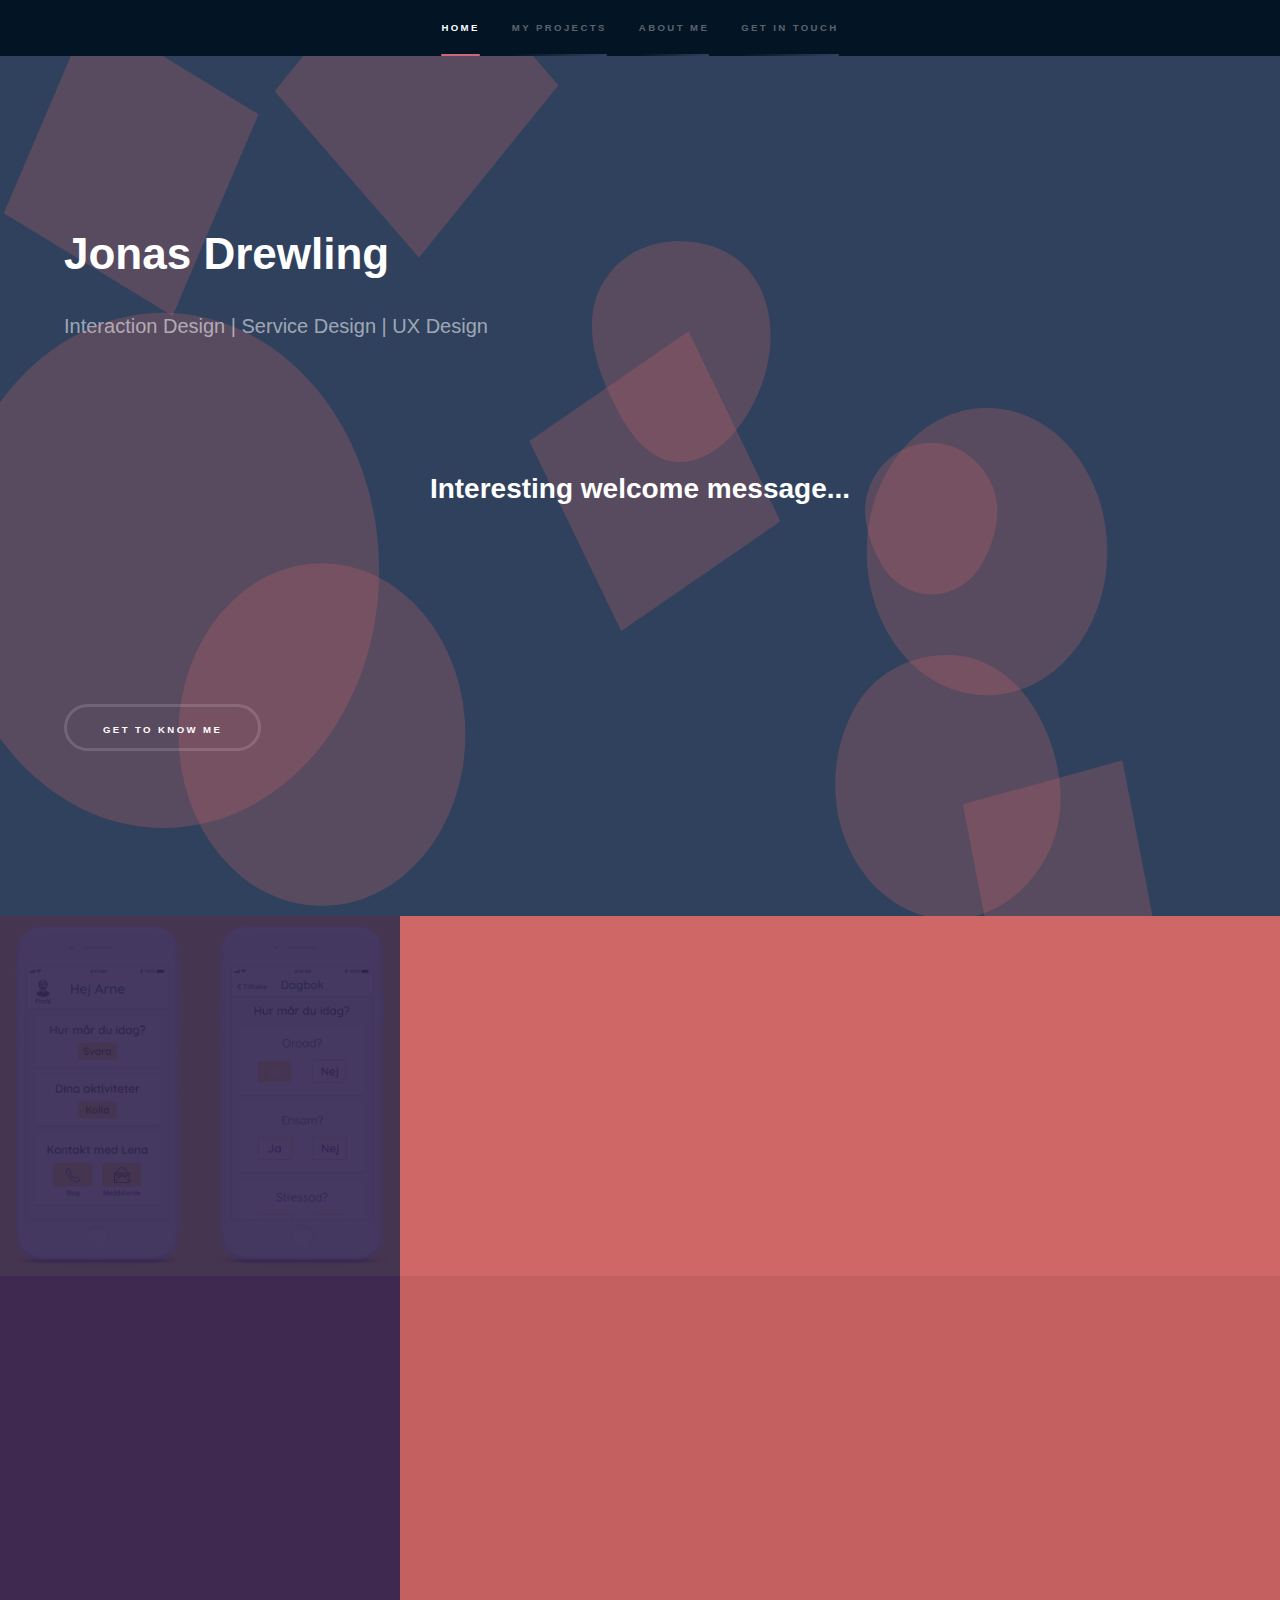
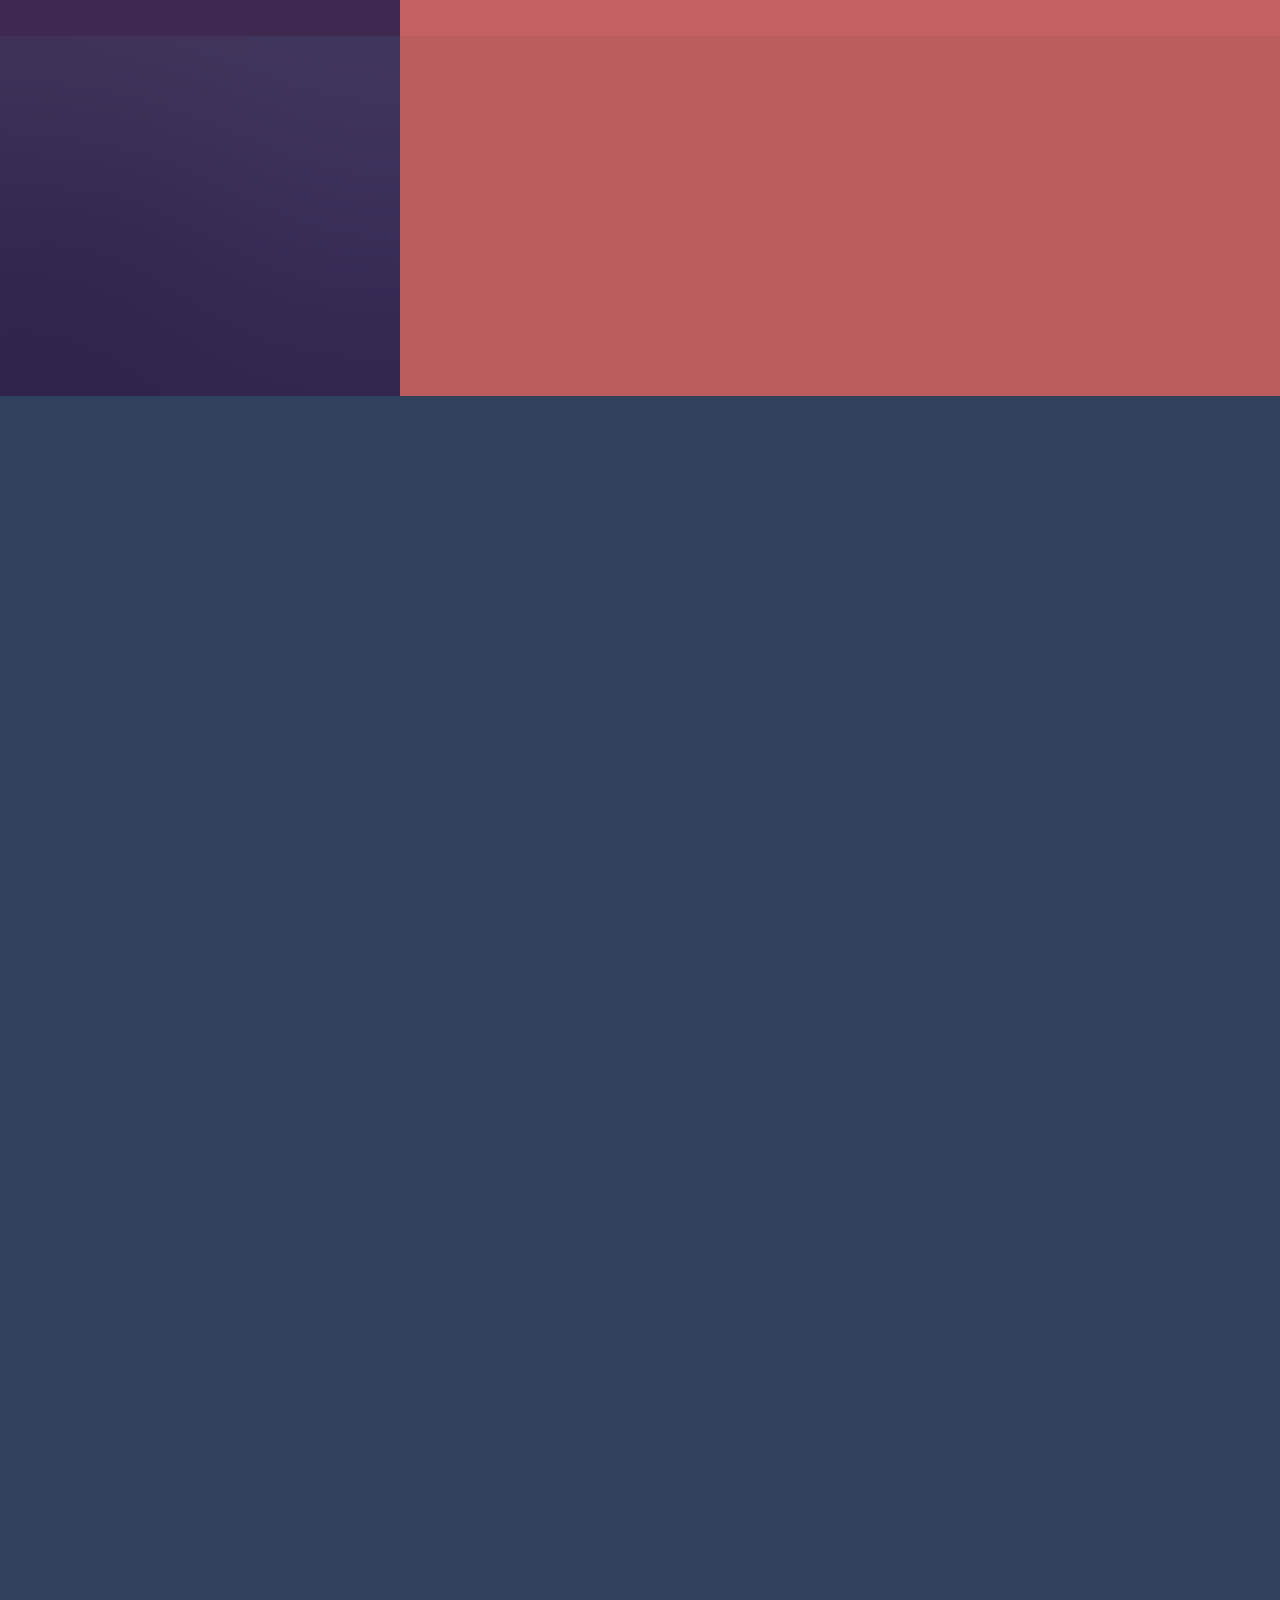
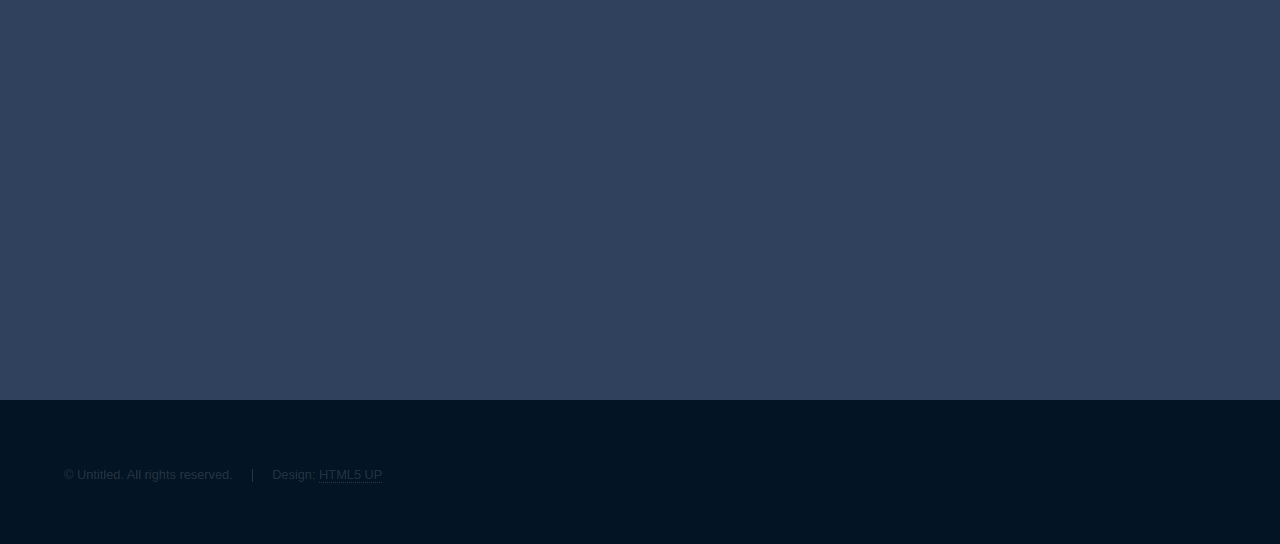
<file: index.html>
<!DOCTYPE HTML>

<html>
	<head>
		<title>Jonas Drewling Design Portfolio</title>
		<meta charset="utf-8" />
		<meta name="viewport" content="width=device-width, initial-scale=1, user-scalable=no" />
		<link rel="stylesheet" href="assets/css/main.css" />
		<noscript><link rel="stylesheet" href="assets/css/noscript.css" /></noscript>
	</head>
	<body class="is-preload">

		<!-- Sidebar -->
			<section id="sidebar">
				<div class="inner">
					<nav>
						<ul>
							<li><a href="#intro">Home</a></li>
							<li><a href="#one">My Projects</a></li>
							<li><a href="#two">About Me</a></li>
							<li><a href="#three">Get in Touch</a></li>
						</ul>
					</nav>
				</div>
			</section>

		<!-- Wrapper -->
			<div id="wrapper">

				<!-- Intro -->
					<section id="intro" class="wrapper style1 fullscreen fade-up">
						<div class="inner">
							<h1>Jonas Drewling</h1>
							<p>Interaction Design | Service Design | UX Design</p><br/><br/><br/>
              <h2 style="text-align:center">Interesting welcome message...</h2><br/><br/><br/>
						</div>
            <div class="inner">
              <ul class="actions">
								<li><a href="#two" class="button scrolly">Get to know me</a></li>
							</ul>
            </div>
					</section>

				<!-- One -->
					<section id="one" class="wrapper style2 spotlights">
						<section>
							<a href="#" class="image"><img src="images/project01tile.png" alt="" data-position="center center" /></a>
							<div class="content">
								<div class="inner">
									<h2>Relative & Patient Healthcare</h2>
									<p>Redesign of a Service for Innovation Skåne and Perstorp Municipality.</p>
									<ul class="actions">
										<li><a href="generic.html" class="button">Learn more</a></li>
									</ul>
								</div>
							</div>
						</section>
						<section>
							<a href="#" class="image"><img src="images\innovation skåne_img_main page_project 01 tile_01.png" alt="" data-position="top center" /></a>
							<div class="content">
								<div class="inner">
									<h2>Feugiat consequat</h2>
									<p>Phasellus convallis elit id ullamcorper pulvinar. Duis aliquam turpis mauris, eu ultricies erat malesuada quis. Aliquam dapibus.</p>
									<ul class="actions">
										<li><a href="project2.html" class="button">Learn more</a></li>
									</ul>
								</div>
							</div>
						</section>
						<section>
							<a href="#" class="image"><img src="images/pic03.jpg" alt="" data-position="25% 25%" /></a>
							<div class="content">
								<div class="inner">
									<h2>Ultricies aliquam</h2>
									<p>Phasellus convallis elit id ullamcorper pulvinar. Duis aliquam turpis mauris, eu ultricies erat malesuada quis. Aliquam dapibus.</p>
									<ul class="actions">
										<li><a href="project3.html" class="button">Learn more</a></li>
									</ul>
								</div>
							</div>
						</section>
					</section>

				<!-- Two -->
					<section id="two" class="wrapper style3 fade-up">
						<div class="inner">
							<h2>What we do</h2>
							<p>Phasellus convallis elit id ullamcorper pulvinar. Duis aliquam turpis mauris, eu ultricies erat malesuada quis. Aliquam dapibus, lacus eget hendrerit bibendum, urna est aliquam sem, sit amet imperdiet est velit quis lorem.</p>
							<div class="features">
								<section>
									<span class="icon solid major fa-code"></span>
									<h3>Lorem ipsum amet</h3>
									<p>Phasellus convallis elit id ullam corper amet et pulvinar. Duis aliquam turpis mauris, sed ultricies erat dapibus.</p>
								</section>
								<section>
									<span class="icon solid major fa-lock"></span>
									<h3>Aliquam sed nullam</h3>
									<p>Phasellus convallis elit id ullam corper amet et pulvinar. Duis aliquam turpis mauris, sed ultricies erat dapibus.</p>
								</section>
								<section>
									<span class="icon solid major fa-cog"></span>
									<h3>Sed erat ullam corper</h3>
									<p>Phasellus convallis elit id ullam corper amet et pulvinar. Duis aliquam turpis mauris, sed ultricies erat dapibus.</p>
								</section>
								<section>
									<span class="icon solid major fa-desktop"></span>
									<h3>Veroeros quis lorem</h3>
									<p>Phasellus convallis elit id ullam corper amet et pulvinar. Duis aliquam turpis mauris, sed ultricies erat dapibus.</p>
								</section>
								<section>
									<span class="icon solid major fa-link"></span>
									<h3>Urna quis bibendum</h3>
									<p>Phasellus convallis elit id ullam corper amet et pulvinar. Duis aliquam turpis mauris, sed ultricies erat dapibus.</p>
								</section>
								<section>
									<span class="icon major fa-gem"></span>
									<h3>Aliquam urna dapibus</h3>
									<p>Phasellus convallis elit id ullam corper amet et pulvinar. Duis aliquam turpis mauris, sed ultricies erat dapibus.</p>
								</section>
							</div>
							<ul class="actions">
								<li><a href="generic.html" class="button">Learn more</a></li>
							</ul>
						</div>
					</section>

				<!-- Three -->
					<section id="three" class="wrapper style1 fade-up">
						<div class="inner">
							<h2>Get in touch</h2>
							<p>Phasellus convallis elit id ullamcorper pulvinar. Duis aliquam turpis mauris, eu ultricies erat malesuada quis. Aliquam dapibus, lacus eget hendrerit bibendum, urna est aliquam sem, sit amet imperdiet est velit quis lorem.</p>
							<div class="split style1">
								<section>
									<form method="post" action="#">
										<div class="fields">
											<div class="field half">
												<label for="name">Name</label>
												<input type="text" name="name" id="name" />
											</div>
											<div class="field half">
												<label for="email">Email</label>
												<input type="text" name="email" id="email" />
											</div>
											<div class="field">
												<label for="message">Message</label>
												<textarea name="message" id="message" rows="5"></textarea>
											</div>
										</div>
										<ul class="actions">
											<li><a href="" class="button submit">Send Message</a></li>
										</ul>
									</form>
								</section>
								<section>
									<ul class="contact">
										<li>
											<h3>Address</h3>
											<span>12345 Somewhere Road #654<br />
											Nashville, TN 00000-0000<br />
											USA</span>
										</li>
										<li>
											<h3>Email</h3>
											<a href="#">user@untitled.tld</a>
										</li>
										<li>
											<h3>Phone</h3>
											<span>(000) 000-0000</span>
										</li>
										<li>
											<h3>Social</h3>
											<ul class="icons">
												<li><a href="#" class="icon brands fa-twitter"><span class="label">Twitter</span></a></li>
												<li><a href="#" class="icon brands fa-facebook-f"><span class="label">Facebook</span></a></li>
												<li><a href="#" class="icon brands fa-github"><span class="label">GitHub</span></a></li>
												<li><a href="#" class="icon brands fa-instagram"><span class="label">Instagram</span></a></li>
												<li><a href="#" class="icon brands fa-linkedin-in"><span class="label">LinkedIn</span></a></li>
											</ul>
										</li>
									</ul>
								</section>
							</div>
						</div>
					</section>

			</div>

		<!-- Footer -->
			<footer id="footer" class="wrapper style1-alt">
				<div class="inner">
					<ul class="menu">
						<li>&copy; Untitled. All rights reserved.</li><li>Design: <a href="http://html5up.net">HTML5 UP</a></li>
					</ul>
				</div>
			</footer>

		<!-- Scripts -->
			<script src="assets/js/jquery.min.js"></script>
			<script src="assets/js/jquery.scrollex.min.js"></script>
			<script src="assets/js/jquery.scrolly.min.js"></script>
			<script src="assets/js/browser.min.js"></script>
			<script src="assets/js/breakpoints.min.js"></script>
			<script src="assets/js/util.js"></script>
			<script src="assets/js/main.js"></script>

	</body>
</html>
</file>
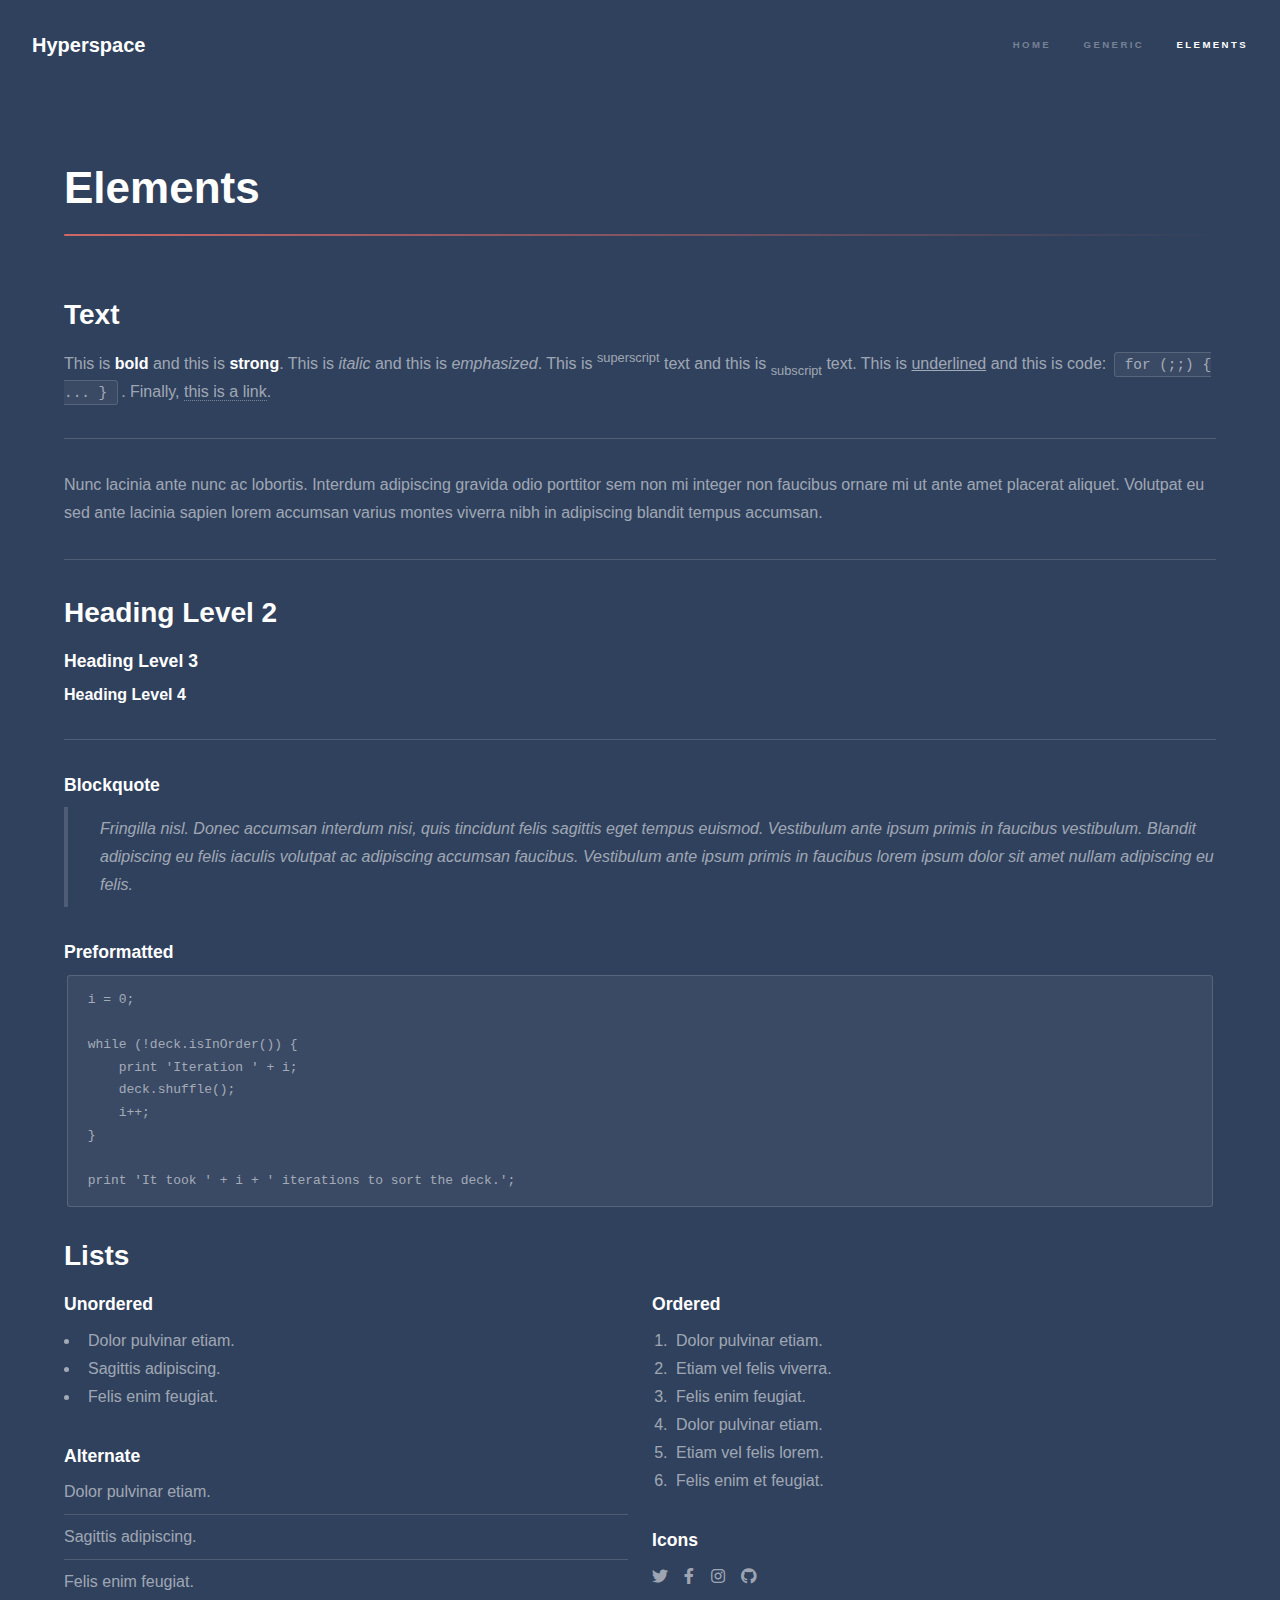
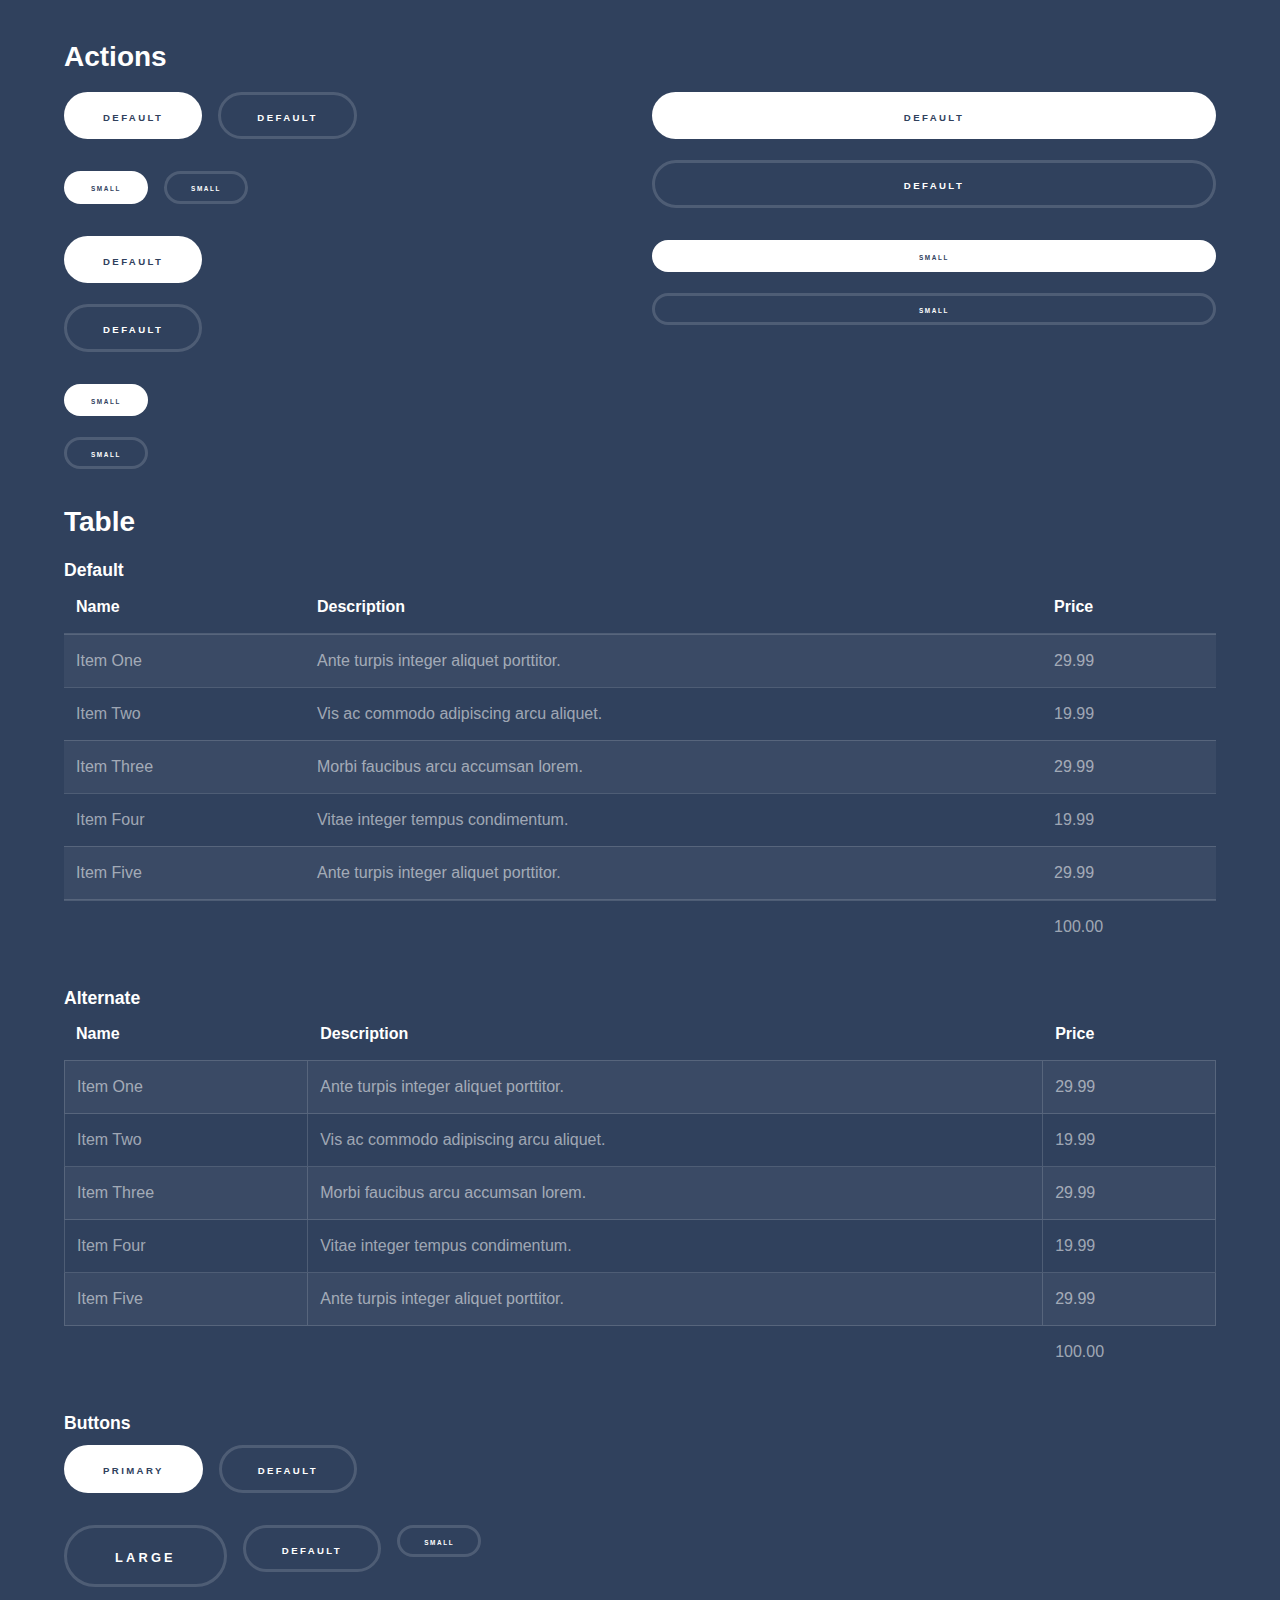
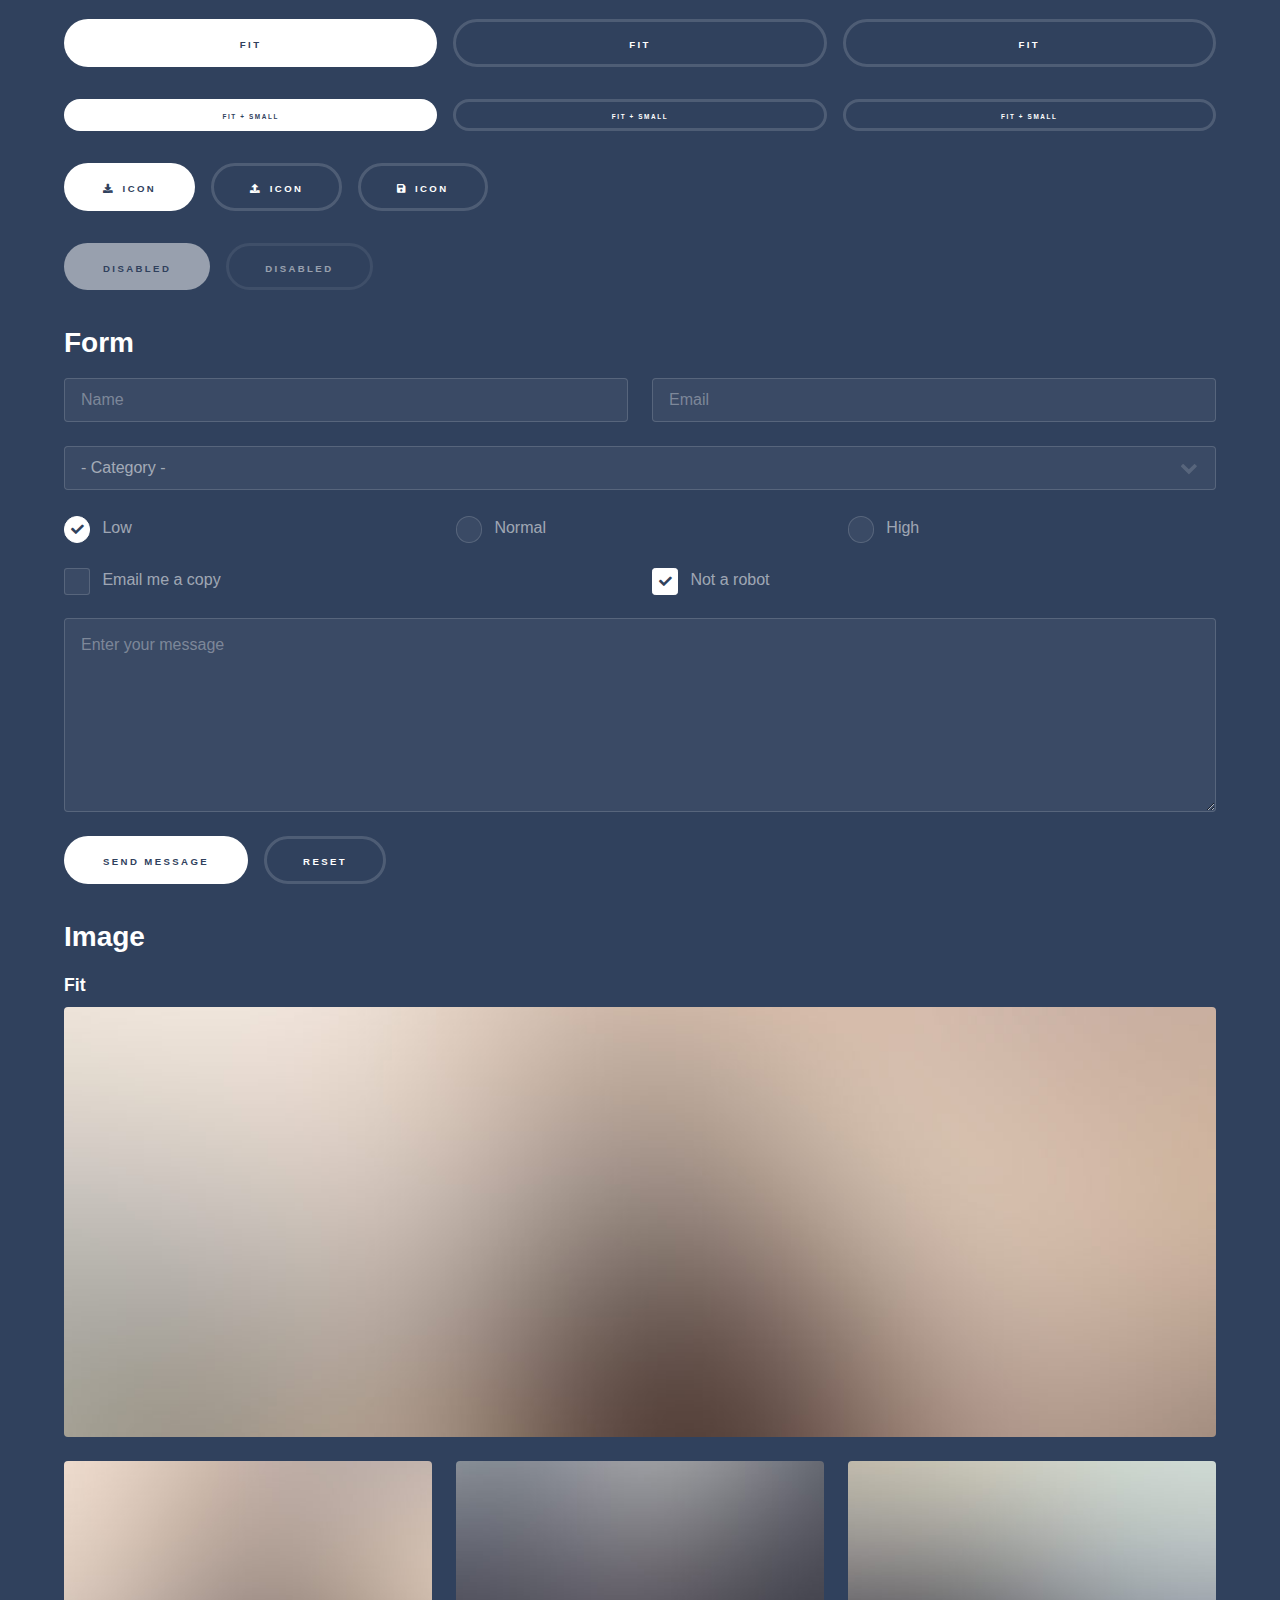
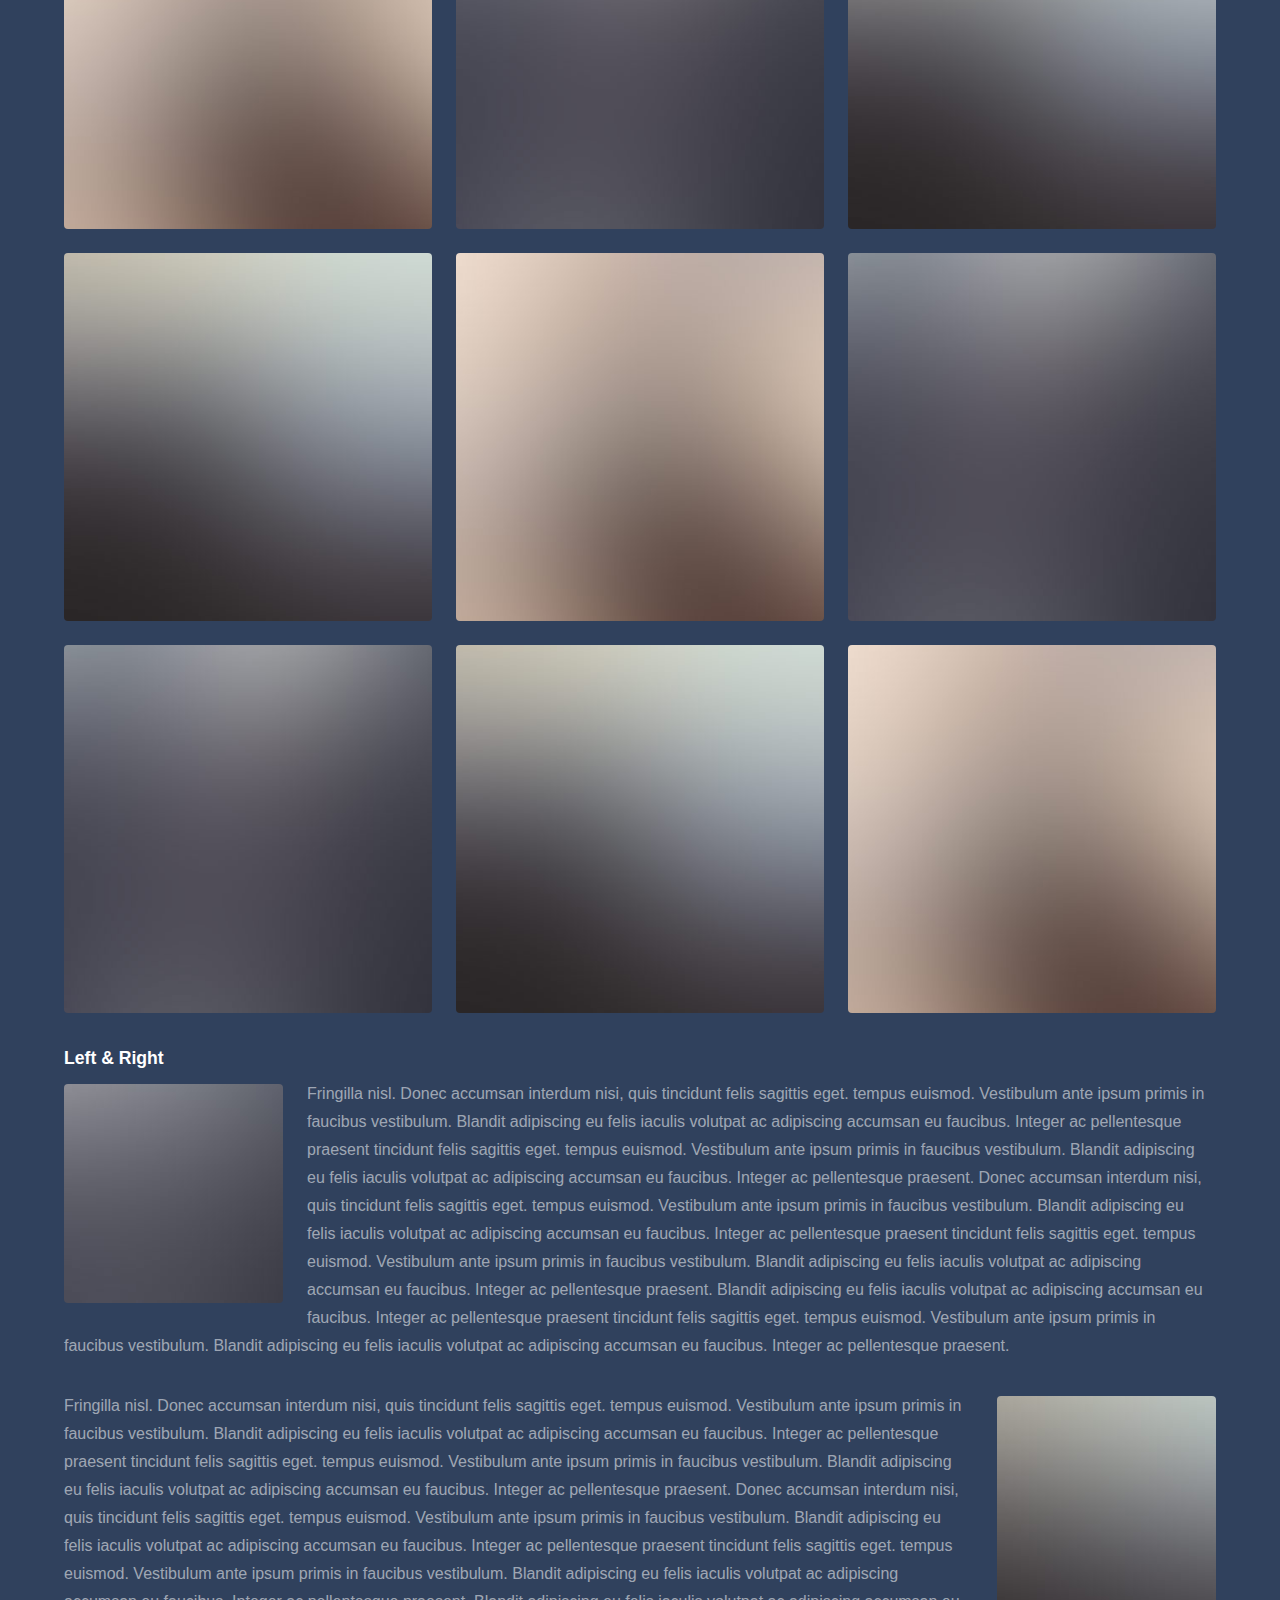
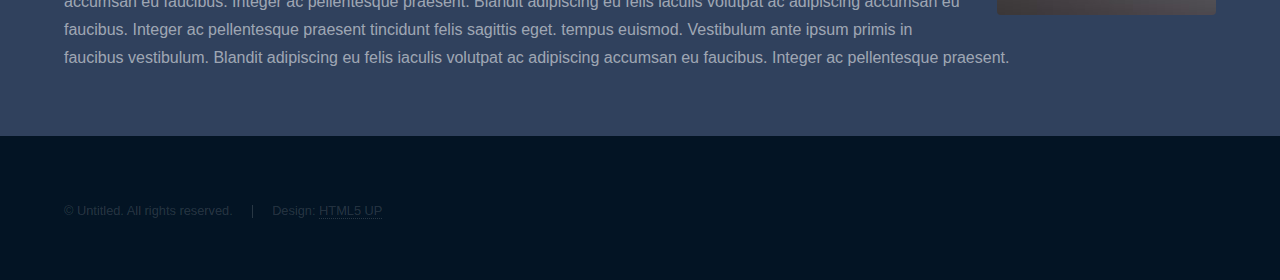
<file: elements.html>
<!DOCTYPE HTML>
<!--
	Hyperspace by HTML5 UP
	html5up.net | @ajlkn
	Free for personal and commercial use under the CCA 3.0 license (html5up.net/license)
-->
<html>
	<head>
		<title>Elements - Hyperspace by HTML5 UP</title>
		<meta charset="utf-8" />
		<meta name="viewport" content="width=device-width, initial-scale=1, user-scalable=no" />
		<link rel="stylesheet" href="assets/css/main.css" />
		<noscript><link rel="stylesheet" href="assets/css/noscript.css" /></noscript>
	</head>
	<body class="is-preload">

		<!-- Header -->
			<header id="header">
				<a href="index.html" class="title">Hyperspace</a>
				<nav>
					<ul>
						<li><a href="index.html">Home</a></li>
						<li><a href="generic.html">Generic</a></li>
						<li><a href="elements.html"  class="active">Elements</a></li>
					</ul>
				</nav>
			</header>

		<!-- Wrapper -->
			<div id="wrapper">

				<!-- Main -->
					<section id="main" class="wrapper">
						<div class="inner">
							<h1 class="major">Elements</h1>

							<!-- Text -->
								<section>
									<h2>Text</h2>
									<p>This is <b>bold</b> and this is <strong>strong</strong>. This is <i>italic</i> and this is <em>emphasized</em>.
									This is <sup>superscript</sup> text and this is <sub>subscript</sub> text.
									This is <u>underlined</u> and this is code: <code>for (;;) { ... }</code>. Finally, <a href="#">this is a link</a>.</p>
									<hr />
									<p>Nunc lacinia ante nunc ac lobortis. Interdum adipiscing gravida odio porttitor sem non mi integer non faucibus ornare mi ut ante amet placerat aliquet. Volutpat eu sed ante lacinia sapien lorem accumsan varius montes viverra nibh in adipiscing blandit tempus accumsan.</p>
									<hr />
									<h2>Heading Level 2</h2>
									<h3>Heading Level 3</h3>
									<h4>Heading Level 4</h4>
									<hr />
									<h3>Blockquote</h3>
									<blockquote>Fringilla nisl. Donec accumsan interdum nisi, quis tincidunt felis sagittis eget tempus euismod. Vestibulum ante ipsum primis in faucibus vestibulum. Blandit adipiscing eu felis iaculis volutpat ac adipiscing accumsan faucibus. Vestibulum ante ipsum primis in faucibus lorem ipsum dolor sit amet nullam adipiscing eu felis.</blockquote>
									<h3>Preformatted</h3>
									<pre><code>i = 0;

while (!deck.isInOrder()) {
    print 'Iteration ' + i;
    deck.shuffle();
    i++;
}

print 'It took ' + i + ' iterations to sort the deck.';</code></pre>
								</section>

							<!-- Lists -->
								<section>
									<h2>Lists</h2>
									<div class="row">
										<div class="col-6 col-12-medium">
											<h3>Unordered</h3>
											<ul>
												<li>Dolor pulvinar etiam.</li>
												<li>Sagittis adipiscing.</li>
												<li>Felis enim feugiat.</li>
											</ul>
											<h3>Alternate</h3>
											<ul class="alt">
												<li>Dolor pulvinar etiam.</li>
												<li>Sagittis adipiscing.</li>
												<li>Felis enim feugiat.</li>
											</ul>
										</div>
										<div class="col-6 col-12-medium">
											<h3>Ordered</h3>
											<ol>
												<li>Dolor pulvinar etiam.</li>
												<li>Etiam vel felis viverra.</li>
												<li>Felis enim feugiat.</li>
												<li>Dolor pulvinar etiam.</li>
												<li>Etiam vel felis lorem.</li>
												<li>Felis enim et feugiat.</li>
											</ol>
											<h3>Icons</h3>
											<ul class="icons">
												<li><a href="#" class="icon brands fa-twitter"><span class="label">Twitter</span></a></li>
												<li><a href="#" class="icon brands fa-facebook-f"><span class="label">Facebook</span></a></li>
												<li><a href="#" class="icon brands fa-instagram"><span class="label">Instagram</span></a></li>
												<li><a href="#" class="icon brands fa-github"><span class="label">Github</span></a></li>
											</ul>
										</div>
									</div>
									<h2>Actions</h2>
									<div class="row">
										<div class="col-6 col-12-medium">
											<ul class="actions">
												<li><a href="#" class="button primary">Default</a></li>
												<li><a href="#" class="button">Default</a></li>
											</ul>
											<ul class="actions small">
												<li><a href="#" class="button primary small">Small</a></li>
												<li><a href="#" class="button small">Small</a></li>
											</ul>
											<ul class="actions stacked">
												<li><a href="#" class="button primary">Default</a></li>
												<li><a href="#" class="button">Default</a></li>
											</ul>
											<ul class="actions stacked">
												<li><a href="#" class="button primary small">Small</a></li>
												<li><a href="#" class="button small">Small</a></li>
											</ul>
										</div>
										<div class="col-6 col-12-medium">
											<ul class="actions stacked">
												<li><a href="#" class="button primary fit">Default</a></li>
												<li><a href="#" class="button fit">Default</a></li>
											</ul>
											<ul class="actions stacked">
												<li><a href="#" class="button primary small fit">Small</a></li>
												<li><a href="#" class="button small fit">Small</a></li>
											</ul>
										</div>
									</div>
								</section>

							<!-- Table -->
								<section>
									<h2>Table</h2>
									<h3>Default</h3>
									<div class="table-wrapper">
										<table>
											<thead>
												<tr>
													<th>Name</th>
													<th>Description</th>
													<th>Price</th>
												</tr>
											</thead>
											<tbody>
												<tr>
													<td>Item One</td>
													<td>Ante turpis integer aliquet porttitor.</td>
													<td>29.99</td>
												</tr>
												<tr>
													<td>Item Two</td>
													<td>Vis ac commodo adipiscing arcu aliquet.</td>
													<td>19.99</td>
												</tr>
												<tr>
													<td>Item Three</td>
													<td> Morbi faucibus arcu accumsan lorem.</td>
													<td>29.99</td>
												</tr>
												<tr>
													<td>Item Four</td>
													<td>Vitae integer tempus condimentum.</td>
													<td>19.99</td>
												</tr>
												<tr>
													<td>Item Five</td>
													<td>Ante turpis integer aliquet porttitor.</td>
													<td>29.99</td>
												</tr>
											</tbody>
											<tfoot>
												<tr>
													<td colspan="2"></td>
													<td>100.00</td>
												</tr>
											</tfoot>
										</table>
									</div>

									<h3>Alternate</h3>
									<div class="table-wrapper">
										<table class="alt">
											<thead>
												<tr>
													<th>Name</th>
													<th>Description</th>
													<th>Price</th>
												</tr>
											</thead>
											<tbody>
												<tr>
													<td>Item One</td>
													<td>Ante turpis integer aliquet porttitor.</td>
													<td>29.99</td>
												</tr>
												<tr>
													<td>Item Two</td>
													<td>Vis ac commodo adipiscing arcu aliquet.</td>
													<td>19.99</td>
												</tr>
												<tr>
													<td>Item Three</td>
													<td> Morbi faucibus arcu accumsan lorem.</td>
													<td>29.99</td>
												</tr>
												<tr>
													<td>Item Four</td>
													<td>Vitae integer tempus condimentum.</td>
													<td>19.99</td>
												</tr>
												<tr>
													<td>Item Five</td>
													<td>Ante turpis integer aliquet porttitor.</td>
													<td>29.99</td>
												</tr>
											</tbody>
											<tfoot>
												<tr>
													<td colspan="2"></td>
													<td>100.00</td>
												</tr>
											</tfoot>
										</table>
									</div>
								</section>

							<!-- Buttons -->
								<section>
									<h3>Buttons</h3>
									<ul class="actions">
										<li><a href="#" class="button primary">Primary</a></li>
										<li><a href="#" class="button">Default</a></li>
									</ul>
									<ul class="actions">
										<li><a href="#" class="button large">Large</a></li>
										<li><a href="#" class="button">Default</a></li>
										<li><a href="#" class="button small">Small</a></li>
									</ul>
									<ul class="actions fit">
										<li><a href="#" class="button primary fit">Fit</a></li>
										<li><a href="#" class="button fit">Fit</a></li>
										<li><a href="#" class="button fit">Fit</a></li>
									</ul>
									<ul class="actions fit small">
										<li><a href="#" class="button primary fit small">Fit + Small</a></li>
										<li><a href="#" class="button fit small">Fit + Small</a></li>
										<li><a href="#" class="button fit small">Fit + Small</a></li>
									</ul>
									<ul class="actions">
										<li><a href="#" class="button primary icon solid fa-download">Icon</a></li>
										<li><a href="#" class="button icon solid fa-upload">Icon</a></li>
										<li><a href="#" class="button icon solid fa-save">Icon</a></li>
									</ul>
									<ul class="actions">
										<li><span class="button primary disabled">Disabled</span></li>
										<li><span class="button disabled">Disabled</span></li>
									</ul>
								</section>

							<!-- Form -->
								<section>
									<h2>Form</h2>
									<form method="post" action="#">
										<div class="row gtr-uniform">
											<div class="col-6 col-12-xsmall">
												<input type="text" name="demo-name" id="demo-name" value="" placeholder="Name" />
											</div>
											<div class="col-6 col-12-xsmall">
												<input type="email" name="demo-email" id="demo-email" value="" placeholder="Email" />
											</div>
											<div class="col-12">
												<select name="demo-category" id="demo-category">
													<option value="">- Category -</option>
													<option value="1">Manufacturing</option>
													<option value="1">Shipping</option>
													<option value="1">Administration</option>
													<option value="1">Human Resources</option>
												</select>
											</div>
											<div class="col-4 col-12-small">
												<input type="radio" id="demo-priority-low" name="demo-priority" checked>
												<label for="demo-priority-low">Low</label>
											</div>
											<div class="col-4 col-12-small">
												<input type="radio" id="demo-priority-normal" name="demo-priority">
												<label for="demo-priority-normal">Normal</label>
											</div>
											<div class="col-4 col-12-small">
												<input type="radio" id="demo-priority-high" name="demo-priority">
												<label for="demo-priority-high">High</label>
											</div>
											<div class="col-6 col-12-small">
												<input type="checkbox" id="demo-copy" name="demo-copy">
												<label for="demo-copy">Email me a copy</label>
											</div>
											<div class="col-6 col-12-small">
												<input type="checkbox" id="demo-human" name="demo-human" checked>
												<label for="demo-human">Not a robot</label>
											</div>
											<div class="col-12">
												<textarea name="demo-message" id="demo-message" placeholder="Enter your message" rows="6"></textarea>
											</div>
											<div class="col-12">
												<ul class="actions">
													<li><input type="submit" value="Send Message" class="primary" /></li>
													<li><input type="reset" value="Reset" /></li>
												</ul>
											</div>
										</div>
									</form>
								</section>

							<!-- Image -->
								<section>
									<h2>Image</h2>
									<h3>Fit</h3>
									<div class="box alt">
										<div class="row gtr-uniform">
											<div class="col-12"><span class="image fit"><img src="images/pic04.jpg" alt="" /></span></div>
											<div class="col-4"><span class="image fit"><img src="images/pic01.jpg" alt="" /></span></div>
											<div class="col-4"><span class="image fit"><img src="images/pic02.jpg" alt="" /></span></div>
											<div class="col-4"><span class="image fit"><img src="images/pic03.jpg" alt="" /></span></div>
											<div class="col-4"><span class="image fit"><img src="images/pic03.jpg" alt="" /></span></div>
											<div class="col-4"><span class="image fit"><img src="images/pic01.jpg" alt="" /></span></div>
											<div class="col-4"><span class="image fit"><img src="images/pic02.jpg" alt="" /></span></div>
											<div class="col-4"><span class="image fit"><img src="images/pic02.jpg" alt="" /></span></div>
											<div class="col-4"><span class="image fit"><img src="images/pic03.jpg" alt="" /></span></div>
											<div class="col-4"><span class="image fit"><img src="images/pic01.jpg" alt="" /></span></div>
										</div>
									</div>
									<h3>Left &amp; Right</h3>
									<p><span class="image left"><img src="images/pic05.jpg" alt="" /></span>Fringilla nisl. Donec accumsan interdum nisi, quis tincidunt felis sagittis eget. tempus euismod. Vestibulum ante ipsum primis in faucibus vestibulum. Blandit adipiscing eu felis iaculis volutpat ac adipiscing accumsan eu faucibus. Integer ac pellentesque praesent tincidunt felis sagittis eget. tempus euismod. Vestibulum ante ipsum primis in faucibus vestibulum. Blandit adipiscing eu felis iaculis volutpat ac adipiscing accumsan eu faucibus. Integer ac pellentesque praesent. Donec accumsan interdum nisi, quis tincidunt felis sagittis eget. tempus euismod. Vestibulum ante ipsum primis in faucibus vestibulum. Blandit adipiscing eu felis iaculis volutpat ac adipiscing accumsan eu faucibus. Integer ac pellentesque praesent tincidunt felis sagittis eget. tempus euismod. Vestibulum ante ipsum primis in faucibus vestibulum. Blandit adipiscing eu felis iaculis volutpat ac adipiscing accumsan eu faucibus. Integer ac pellentesque praesent. Blandit adipiscing eu felis iaculis volutpat ac adipiscing accumsan eu faucibus. Integer ac pellentesque praesent tincidunt felis sagittis eget. tempus euismod. Vestibulum ante ipsum primis in faucibus vestibulum. Blandit adipiscing eu felis iaculis volutpat ac adipiscing accumsan eu faucibus. Integer ac pellentesque praesent.</p>
									<p><span class="image right"><img src="images/pic06.jpg" alt="" /></span>Fringilla nisl. Donec accumsan interdum nisi, quis tincidunt felis sagittis eget. tempus euismod. Vestibulum ante ipsum primis in faucibus vestibulum. Blandit adipiscing eu felis iaculis volutpat ac adipiscing accumsan eu faucibus. Integer ac pellentesque praesent tincidunt felis sagittis eget. tempus euismod. Vestibulum ante ipsum primis in faucibus vestibulum. Blandit adipiscing eu felis iaculis volutpat ac adipiscing accumsan eu faucibus. Integer ac pellentesque praesent. Donec accumsan interdum nisi, quis tincidunt felis sagittis eget. tempus euismod. Vestibulum ante ipsum primis in faucibus vestibulum. Blandit adipiscing eu felis iaculis volutpat ac adipiscing accumsan eu faucibus. Integer ac pellentesque praesent tincidunt felis sagittis eget. tempus euismod. Vestibulum ante ipsum primis in faucibus vestibulum. Blandit adipiscing eu felis iaculis volutpat ac adipiscing accumsan eu faucibus. Integer ac pellentesque praesent. Blandit adipiscing eu felis iaculis volutpat ac adipiscing accumsan eu faucibus. Integer ac pellentesque praesent tincidunt felis sagittis eget. tempus euismod. Vestibulum ante ipsum primis in faucibus vestibulum. Blandit adipiscing eu felis iaculis volutpat ac adipiscing accumsan eu faucibus. Integer ac pellentesque praesent.</p>
								</section>

						</div>
					</section>

			</div>

		<!-- Footer -->
			<footer id="footer" class="wrapper alt">
				<div class="inner">
					<ul class="menu">
						<li>&copy; Untitled. All rights reserved.</li><li>Design: <a href="http://html5up.net">HTML5 UP</a></li>
					</ul>
				</div>
			</footer>

		<!-- Scripts -->
			<script src="assets/js/jquery.min.js"></script>
			<script src="assets/js/jquery.scrollex.min.js"></script>
			<script src="assets/js/jquery.scrolly.min.js"></script>
			<script src="assets/js/browser.min.js"></script>
			<script src="assets/js/breakpoints.min.js"></script>
			<script src="assets/js/util.js"></script>
			<script src="assets/js/main.js"></script>

	</body>
</html>
</file>
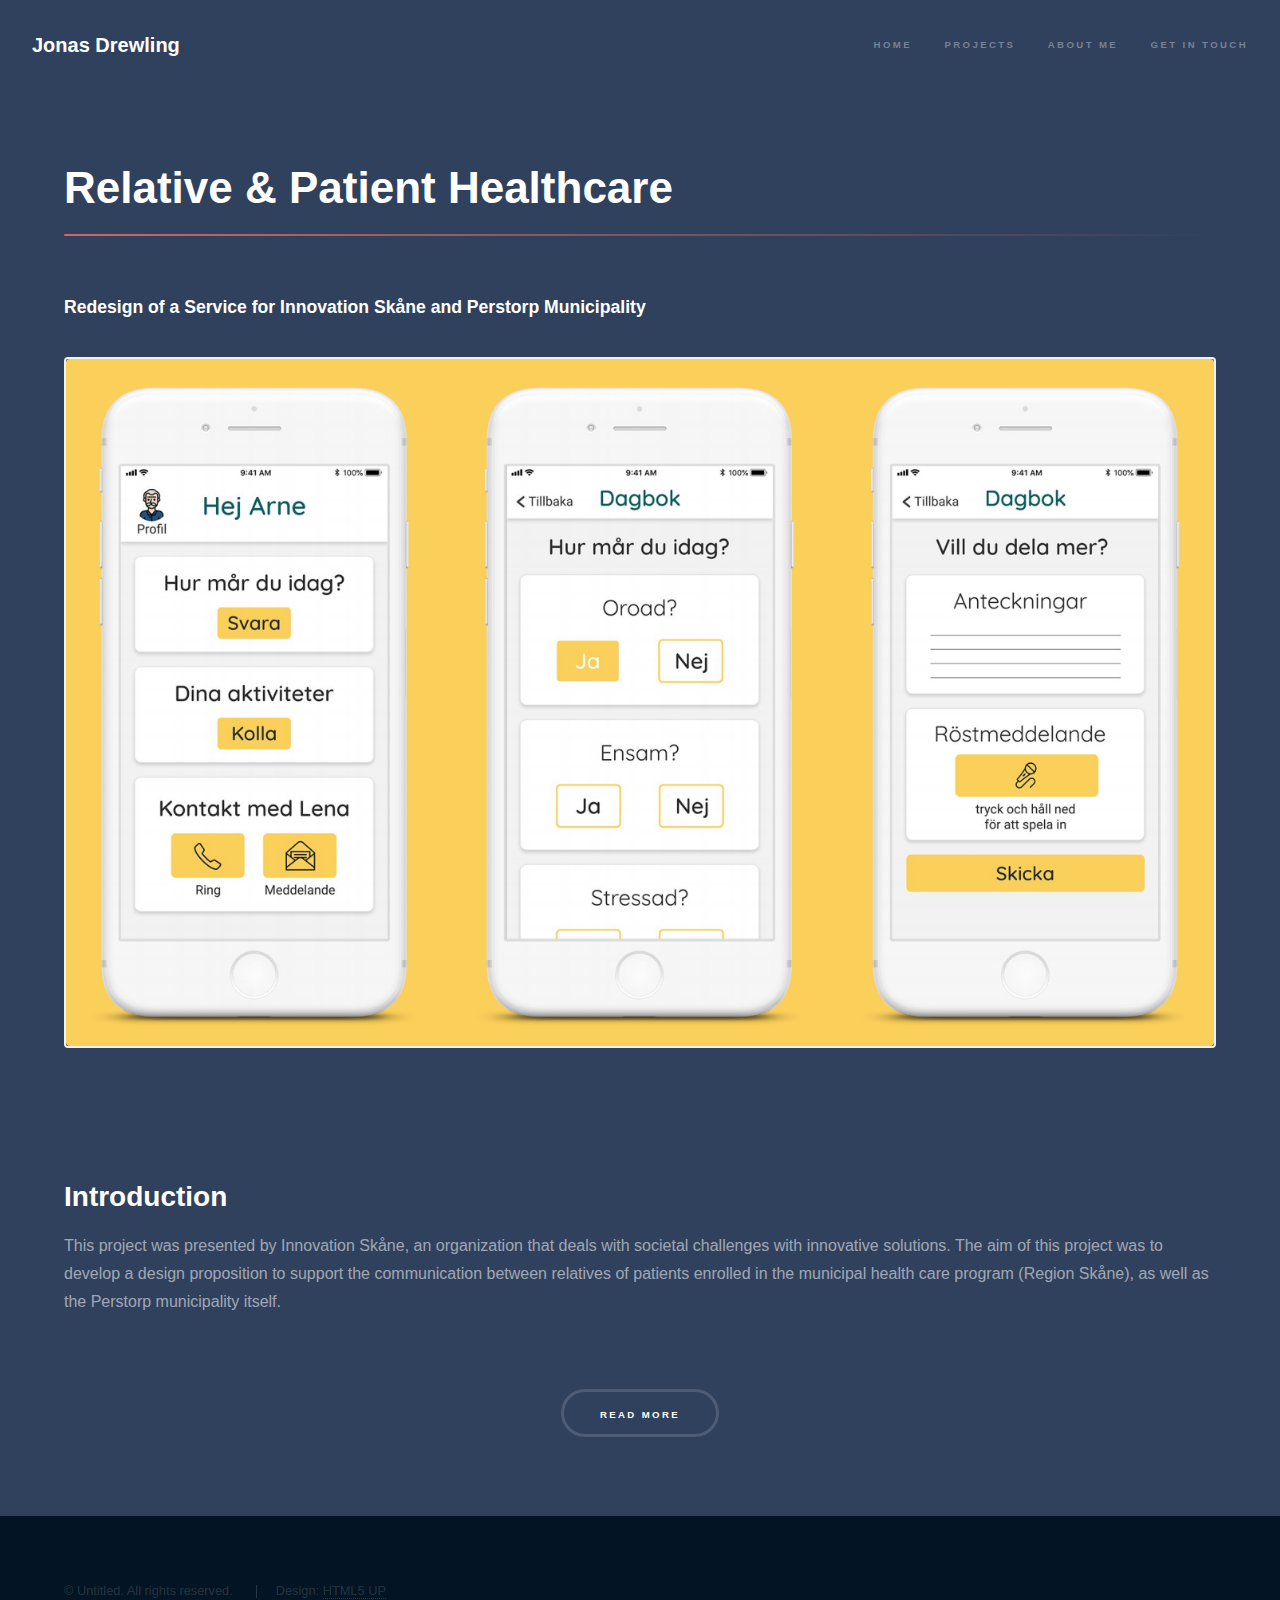
<file: generic.html>
<!DOCTYPE HTML>

<html>

<head>
  <title>Generic - Hyperspace by HTML5 UP</title>
  <meta charset="utf-8" />
  <meta name="viewport" content="width=device-width, initial-scale=1, user-scalable=no" />
  <link rel="stylesheet" href="assets/css/main.css" />
  <noscript>
    <link rel="stylesheet" href="assets/css/noscript.css" />
  </noscript>
</head>

<body class="is-preload">

  <!-- Header -->
  <header id="header">
    <a href="index.html" class="title">Jonas Drewling</a>
    <nav>
      <ul>
        <li><a href="index.html">Home</a></li>
        <li><a href="index.html">Projects</a></li>
        <li><a href="elements.html">About Me</a></li>
        <li><a href="elements.html">Get In Touch</a></li>
      </ul>
    </nav>
  </header>

  <!-- Wrapper -->
  <div id="wrapper">

    <!-- Main -->
    <section id="main" class="wrapper">
      <div class="inner">
        <h1 class="major">Relative & Patient Healthcare</h1>
        <h3>Redesign of a Service for Innovation Skåne and Perstorp Municipality</h3><br>
        <span class="image fit border"><img src="images\innovation skåne_img_project page 01_landing_01.png"
            alt="" /></span>
      </div>

      <!-- //////////////////////////////////////// INTRODUCTION \\\\\\\\\\\\\\\\\\\\\\\\\\\\\\\\\\\\\\\\ -->
      <div class="inner">
        <h2 class="headingTwo">Introduction</h2>
        <p class="expandMoreContent" id="showMore1">
          This project was presented by Innovation Skåne, an organization that deals with societal challenges with
          innovative solutions. The aim of this project was to develop a design
          proposition to support the communication between relatives of patients enrolled in the municipal health care
          program (Region Skåne), as well as the Perstorp municipality
          itself.
          <br><br>
          The municipal health care program offers
          support for patients that are over the age of 75,
          typically suffering from cognitive diseases such as dementia.<br>This project focuses
          on Perstorp, a municipality with 7,000 residents
          in the northern region of Skåne, Sweden and is undertaken in collaboration between
          Malmö University and Innovation Skåne.<br>
          Caretaking relatives are defined in the framework
          of this project as stakeholders that care for a close family member more than once per week and
          typically live with that person in the same household. In our age group, the caretaking relative
          is hence often times the partner. Field research
          revealed that in this focus group, cognitive diseases such as dementia and depression are most
          common, and therefore will be focused on in this
          project.
          In order to identify new service design opportunities for our focus group, insights into the
          ecosystem that surround the caretaking relative
          including the municipality, the home care service
          and the relative support center, are gathered
          through interviews and a co-design workshop,
          as well as desk research. The summary of
          the insights is used to propose a redesigned digital
          service design solution.
        </p>
        <p class="expandedContent"><span expand-more data-hidetext="Read Less" data-showtext="Read More"
            data-target="showMore1" class="btn-expand-more">Read More</span></p>
      </div>
    </section>
  </div>


  <!-- Footer -->
  <footer id="footer" class="wrapper alt">
    <div class="inner">
      <ul class="menu">
        <li>&copy; Untitled. All rights reserved.</li>
        <li>Design: <a href="http://html5up.net">HTML5 UP</a></li>
      </ul>
    </div>
  </footer>

  <!-- Scripts -->
  <script src="assets/js/jquery.min.js"></script>
  <script src="assets/js/jquery.scrollex.min.js"></script>
  <script src="assets/js/jquery.scrolly.min.js"></script>
  <script src="assets/js/browser.min.js"></script>
  <script src="assets/js/breakpoints.min.js"></script>
  <script src="assets/js/util.js"></script>
  <script src="assets/js/main.js"></script>

</body>

</html>
</file>
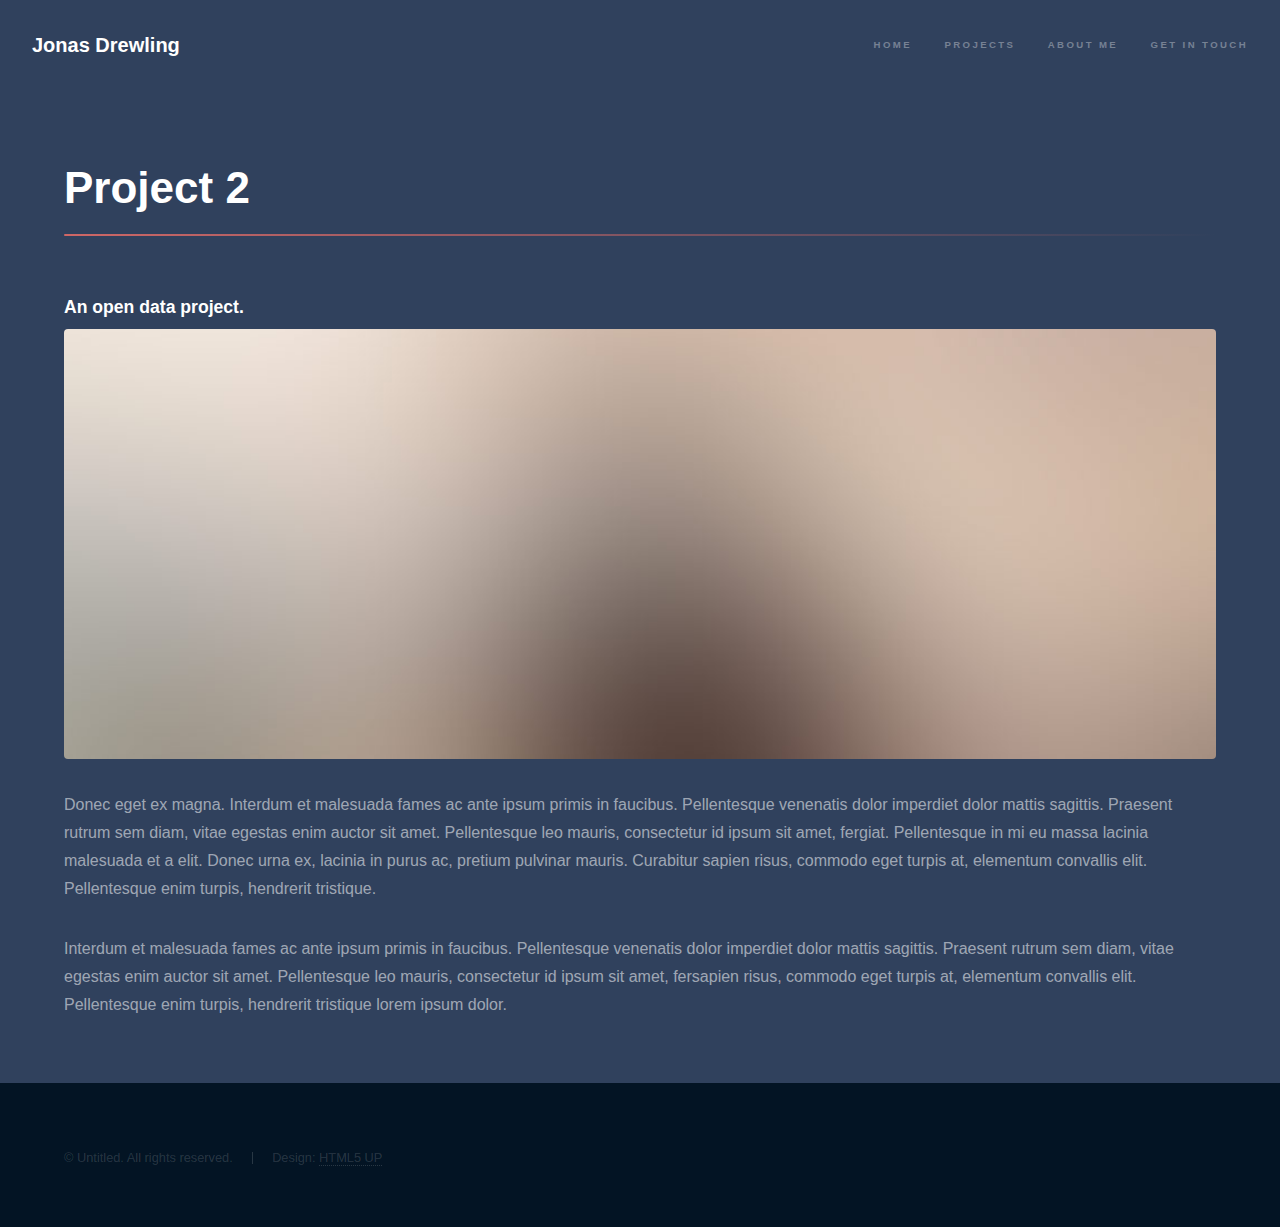
<file: project2.html>
<!DOCTYPE HTML>

<html>
	<head>
		<title>Generic - Hyperspace by HTML5 UP</title>
		<meta charset="utf-8" />
		<meta name="viewport" content="width=device-width, initial-scale=1, user-scalable=no" />
		<link rel="stylesheet" href="assets/css/main.css" />
		<noscript><link rel="stylesheet" href="assets/css/noscript.css" /></noscript>
	</head>
	<body class="is-preload">

		<!-- Header -->
			<header id="header">
				<a href="index.html" class="title">Jonas Drewling</a>
				<nav>
					<ul>
						<li><a href="index.html">Home</a></li>
						<li><a href="index.html">Projects</a></li>
						<li><a href="elements.html">About Me</a></li>
            <li><a href="elements.html">Get In Touch</a></li>
					</ul>
				</nav>
			</header>

		<!-- Wrapper -->
			<div id="wrapper">

				<!-- Main -->
					<section id="main" class="wrapper">
						<div class="inner">
							<h1 class="major">Project 2</h1>
              <h3>An open data project.</h3>
							<span class="image fit"><img src="images/pic04.jpg" alt="" /></span>
							<p>Donec eget ex magna. Interdum et malesuada fames ac ante ipsum primis in faucibus. Pellentesque venenatis dolor imperdiet dolor mattis sagittis. Praesent rutrum sem diam, vitae egestas enim auctor sit amet. Pellentesque leo mauris, consectetur id ipsum sit amet, fergiat. Pellentesque in mi eu massa lacinia malesuada et a elit. Donec urna ex, lacinia in purus ac, pretium pulvinar mauris. Curabitur sapien risus, commodo eget turpis at, elementum convallis elit. Pellentesque enim turpis, hendrerit tristique.</p>
							<p>Interdum et malesuada fames ac ante ipsum primis in faucibus. Pellentesque venenatis dolor imperdiet dolor mattis sagittis. Praesent rutrum sem diam, vitae egestas enim auctor sit amet. Pellentesque leo mauris, consectetur id ipsum sit amet, fersapien risus, commodo eget turpis at, elementum convallis elit. Pellentesque enim turpis, hendrerit tristique lorem ipsum dolor.</p>
						</div>
					</section>

			</div>

		<!-- Footer -->
			<footer id="footer" class="wrapper alt">
				<div class="inner">
					<ul class="menu">
						<li>&copy; Untitled. All rights reserved.</li><li>Design: <a href="http://html5up.net">HTML5 UP</a></li>
					</ul>
				</div>
			</footer>

		<!-- Scripts -->
			<script src="assets/js/jquery.min.js"></script>
			<script src="assets/js/jquery.scrollex.min.js"></script>
			<script src="assets/js/jquery.scrolly.min.js"></script>
			<script src="assets/js/browser.min.js"></script>
			<script src="assets/js/breakpoints.min.js"></script>
			<script src="assets/js/util.js"></script>
			<script src="assets/js/main.js"></script>

	</body>
</html>
</file>
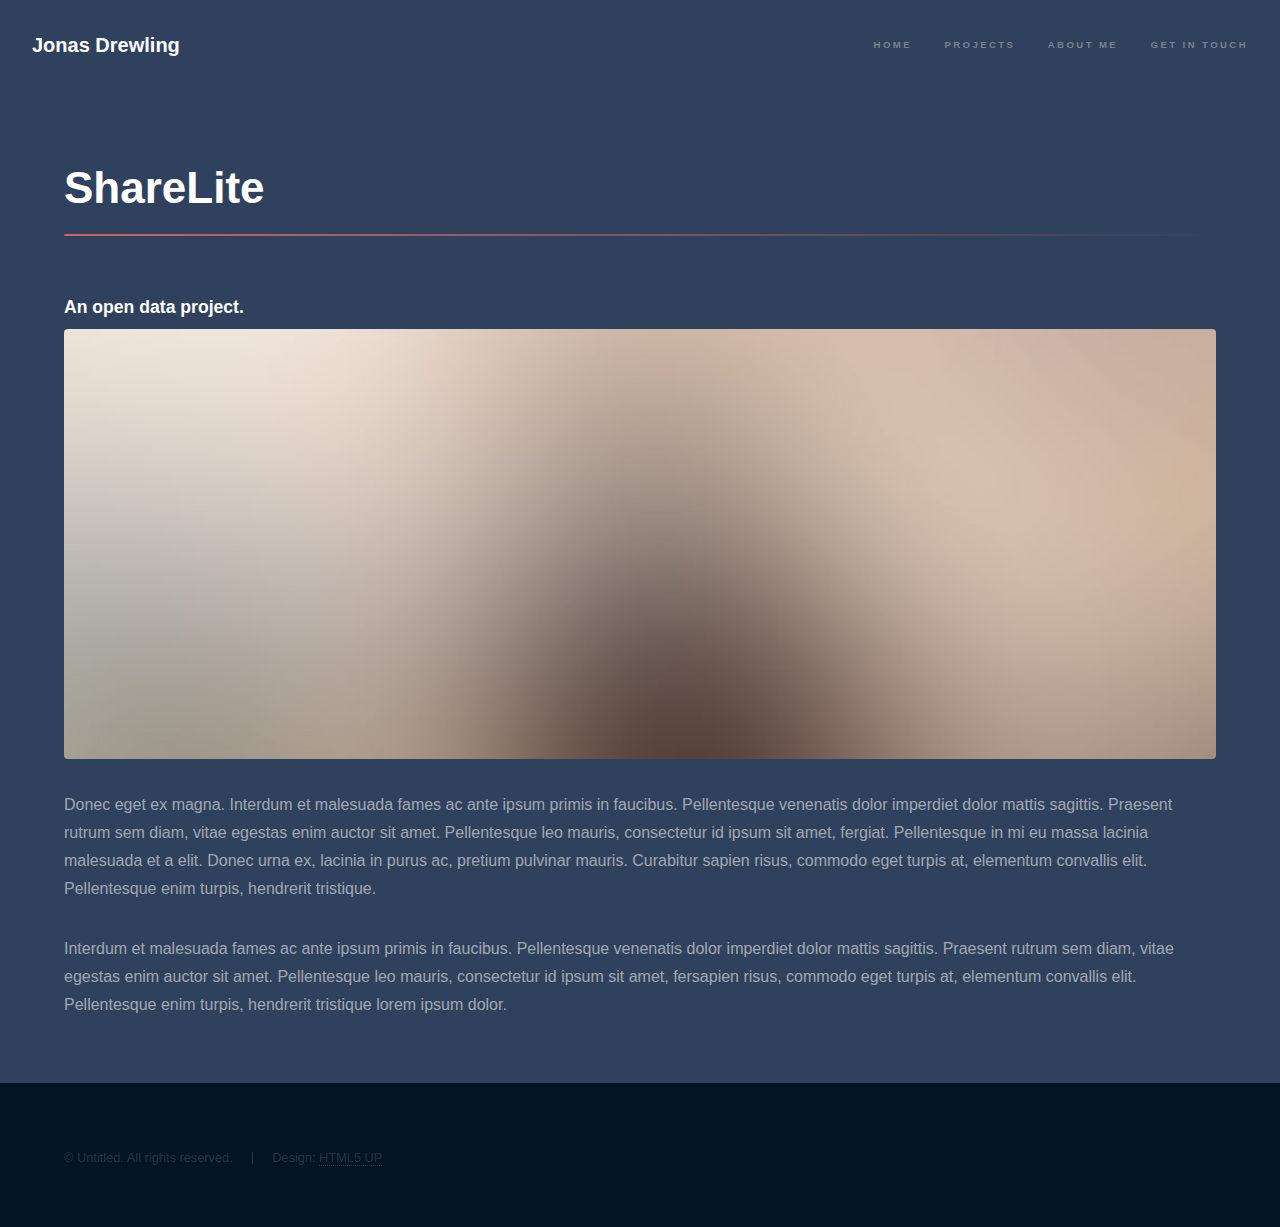
<file: project3.html>
<!DOCTYPE HTML>

<html>
	<head>
		<title>Generic - Hyperspace by HTML5 UP</title>
		<meta charset="utf-8" />
		<meta name="viewport" content="width=device-width, initial-scale=1, user-scalable=no" />
		<link rel="stylesheet" href="assets/css/main.css" />
		<noscript><link rel="stylesheet" href="assets/css/noscript.css" /></noscript>
	</head>
	<body class="is-preload">

		<!-- Header -->
			<header id="header">
				<a href="index.html" class="title">Jonas Drewling</a>
				<nav>
					<ul>
						<li><a href="index.html">Home</a></li>
						<li><a href="index.html">Projects</a></li>
						<li><a href="elements.html">About Me</a></li>
            <li><a href="elements.html">Get In Touch</a></li>
					</ul>
				</nav>
			</header>

		<!-- Wrapper -->
			<div id="wrapper">

				<!-- Main -->
					<section id="main" class="wrapper">
						<div class="inner">
							<h1 class="major">ShareLite</h1>
              <h3>An open data project.</h3>
							<span class="image fit"><img src="images/pic04.jpg" alt="" /></span>
							<p>Donec eget ex magna. Interdum et malesuada fames ac ante ipsum primis in faucibus. Pellentesque venenatis dolor imperdiet dolor mattis sagittis. Praesent rutrum sem diam, vitae egestas enim auctor sit amet. Pellentesque leo mauris, consectetur id ipsum sit amet, fergiat. Pellentesque in mi eu massa lacinia malesuada et a elit. Donec urna ex, lacinia in purus ac, pretium pulvinar mauris. Curabitur sapien risus, commodo eget turpis at, elementum convallis elit. Pellentesque enim turpis, hendrerit tristique.</p>
							<p>Interdum et malesuada fames ac ante ipsum primis in faucibus. Pellentesque venenatis dolor imperdiet dolor mattis sagittis. Praesent rutrum sem diam, vitae egestas enim auctor sit amet. Pellentesque leo mauris, consectetur id ipsum sit amet, fersapien risus, commodo eget turpis at, elementum convallis elit. Pellentesque enim turpis, hendrerit tristique lorem ipsum dolor.</p>
						</div>
					</section>

			</div>

		<!-- Footer -->
			<footer id="footer" class="wrapper alt">
				<div class="inner">
					<ul class="menu">
						<li>&copy; Untitled. All rights reserved.</li><li>Design: <a href="http://html5up.net">HTML5 UP</a></li>
					</ul>
				</div>
			</footer>

		<!-- Scripts -->
			<script src="assets/js/jquery.min.js"></script>
			<script src="assets/js/jquery.scrollex.min.js"></script>
			<script src="assets/js/jquery.scrolly.min.js"></script>
			<script src="assets/js/browser.min.js"></script>
			<script src="assets/js/breakpoints.min.js"></script>
			<script src="assets/js/util.js"></script>
			<script src="assets/js/main.js"></script>

	</body>
</html>
</file>
<file: assets/css/noscript.css>
/*
	Hyperspace by HTML5 UP
	html5up.net | @ajlkn
	Free for personal and commercial use under the CCA 3.0 license (html5up.net/license)
*/

/* Spotlights */

	.spotlights > section > .image:before {
		opacity: 0 !important;
	}

	.spotlights > section > .content > .inner {
		-moz-transform: none !important;
		-webkit-transform: none !important;
		-ms-transform: none !important;
		transform: none !important;
		opacity: 1 !important;
	}

/* Wrapper */

	.wrapper > .inner {
		opacity: 1 !important;
		-moz-transform: none !important;
		-webkit-transform: none !important;
		-ms-transform: none !important;
		transform: none !important;
	}

/* Sidebar */

	#sidebar > .inner {
		opacity: 1 !important;
	}

	#sidebar nav > ul > li {
		-moz-transform: none !important;
		-webkit-transform: none !important;
		-ms-transform: none !important;
		transform: none !important;
		opacity: 1 !important;
	}
</file>
<file: assets/css/main.css>
@import url(fontawesome-all.min.css);

html, body, div, span, applet, object,
iframe, h1, h2, h3, h4, h5, h6, p, blockquote,
pre, a, abbr, acronym, address, big, cite,
code, del, dfn, em, img, ins, kbd, q, s, samp,
small, strike, strong, sub, sup, tt, var, b,
u, i, center, dl, dt, dd, ol, ul, li, fieldset,
form, label, legend, table, caption, tbody,
tfoot, thead, tr, th, td, article, aside,
canvas, details, embed, figure, figcaption,
footer, header, hgroup, menu, nav, output, ruby,
section, summary, time, mark, audio, video {
	margin: 0;
	padding: 0;
	border: 0;
	font-size: 100%;
	font: inherit;
	vertical-align: baseline;}

article, aside, details, figcaption, figure,
footer, header, hgroup, menu, nav, section {
	display: block;}

body {
	line-height: 1;
}

ol, ul {
	list-style: none;
}

blockquote, q {
	quotes: none;
}

	blockquote:before, blockquote:after, q:before, q:after {
		content: '';
		content: none;
	}

table {
	border-collapse: collapse;
	border-spacing: 0;
}

body {
	-webkit-text-size-adjust: none;
}

mark {
	background-color: transparent;
	color: inherit;
}

input::-moz-focus-inner {
	border: 0;
	padding: 0;
}

input, select, textarea {
	-moz-appearance: none;
	-webkit-appearance: none;
	-ms-appearance: none;
	appearance: none;
}

/* Basic */

	@-ms-viewport {
		width: device-width;
	}

	body {
		-ms-overflow-style: scrollbar;
	}

	@media screen and (max-width: 480px) {

		html, body {
			min-width: 320px;
		}

	}

	html {
		box-sizing: border-box;
	}

	*, *:before, *:after {
		box-sizing: inherit;
	}

	body {
		background: #30415D;
	}

		body.is-preload *, body.is-preload *:before, body.is-preload *:after {
			-moz-animation: none !important;
			-webkit-animation: none !important;
			-ms-animation: none !important;
			animation: none !important;
			-moz-transition: none !important;
			-webkit-transition: none !important;
			-ms-transition: none !important;
			transition: none !important;
		}

/* Type */

	body, input, select, textarea {
		color: rgba(255, 255, 255, 0.55);
		font-family: Arial, Helvetica, sans-serif;
		font-size: 16.5pt;
		font-weight: normal;
		line-height: 1.75;
	}

		@media screen and (max-width: 1680px) {

			body, input, select, textarea {
				font-size: 13pt;
			}

		}

		@media screen and (max-width: 1280px) {

			body, input, select, textarea {
				font-size: 12pt;
			}

		}

		@media screen and (max-width: 360px) {

			body, input, select, textarea {
				font-size: 11pt;
			}

		}

	a {
		-moz-transition: color 0.2s ease, border-bottom-color 0.2s ease;
		-webkit-transition: color 0.2s ease, border-bottom-color 0.2s ease;
		-ms-transition: color 0.2s ease, border-bottom-color 0.2s ease;
		transition: color 0.2s ease, border-bottom-color 0.2s ease;
		border-bottom: dotted 1px rgba(255, 255, 255, 0.35);
		color: inherit;
		text-decoration: none;
	}

		a:hover {
			border-bottom-color: transparent;
			color: #ffffff;
		}

	strong, b {
		color: #ffffff;
		font-weight: bold;
	}

	em, i {
		font-style: italic;
	}

	p {
		margin: 0 0 2em 0;
	}

	h1, h2, h3, h4, h5, h6 {
		color: #ffffff;
		font-weight: bold;
		line-height: 1.5;
		margin: 0 0 0.5em 0;
	}

		h1 a, h2 a, h3 a, h4 a, h5 a, h6 a {
			color: inherit;
			text-decoration: none;
		}

	h1 {
		font-size: 2.75em;
	}

		h1.major {
			margin: 0 0 1.3em 0;
			position: relative;
			padding-bottom: 0.35em;
		}

			h1.major:after {
				background-image: -moz-linear-gradient(to right, #CF6766, #30415D);
				background-image: -webkit-linear-gradient(to right, #CF6766, #30415D);
				background-image: -ms-linear-gradient(to right, #CF6766, #30415D);
				background-image: linear-gradient(to right, #CF6766, #30415D);
				-moz-transition: max-width 0.2s ease;
				-webkit-transition: max-width 0.2s ease;
				-ms-transition: max-width 0.2s ease;
				transition: max-width 0.2s ease;
				border-radius: 0.2em;
				bottom: 0;
				content: '';
				height: 0.05em;
				position: absolute;
				right: 0;
				width: 100%;
			}

	h2 {
		font-size: 1.75em;
	}

	h3 {
		font-size: 1.1em;
	}

	h4 {
		font-size: 1em;
	}

	h5 {
		font-size: 0.8em;
	}

	h6 {
		font-size: 0.6em;
	}

	@media screen and (max-width: 736px) {

		h1 {
			font-size: 2em;
		}

		h2 {
			font-size: 1.25em;
		}

		h3 {
			font-size: 1em;
		}

		h4 {
			font-size: 0.8em;
		}

		h5 {
			font-size: 0.6em;
		}

		h6 {
			font-size: 0.6em;
		}

	}

	sub {
		font-size: 0.8em;
		position: relative;
		top: 0.5em;
	}

	sup {
		font-size: 0.8em;
		position: relative;
		top: -0.5em;
	}

	blockquote {
		border-left: solid 4px rgba(255, 255, 255, 0.15);
		font-style: italic;
		margin: 0 0 2em 0;
		padding: 0.5em 0 0.5em 2em;
	}

	code {
		background: rgba(255, 255, 255, 0.05);
		border-radius: 0.25em;
		border: solid 1px rgba(255, 255, 255, 0.15);
		font-family: "Courier New", monospace;
		font-size: 0.9em;
		margin: 0 0.25em;
		padding: 0.25em 0.65em;
	}

	pre {
		-webkit-overflow-scrolling: touch;
		font-family: "Courier New", monospace;
		font-size: 0.9em;
		margin: 0 0 2em 0;
	}

		pre code {
			display: block;
			line-height: 1.75em;
			padding: 1em 1.5em;
			overflow-x: auto;
		}

	hr {
		border: 0;
		border-bottom: solid 1px rgba(255, 255, 255, 0.15);
		margin: 2em 0;
	}

		hr.major {
			margin: 3em 0;
		}

	.align-left {
		text-align: left;
	}

	.align-center {
		text-align: center;
	}

	.align-right {
		text-align: right;
	}

/* Row */

	.row {
		display: flex;
		flex-wrap: wrap;
		box-sizing: border-box;
		align-items: stretch;
	}

		.row > * {
			box-sizing: border-box;
		}

		.row.gtr-uniform > * > :last-child {
			margin-bottom: 0;
		}

		.row.aln-left {
			justify-content: flex-start;
		}

		.row.aln-center {
			justify-content: center;
		}

		.row.aln-right {
			justify-content: flex-end;
		}

		.row.aln-top {
			align-items: flex-start;
		}

		.row.aln-middle {
			align-items: center;
		}

		.row.aln-bottom {
			align-items: flex-end;
		}

		.row > .imp {
			order: -1;
		}

		.row > .col-1 {
			width: 8.33333%;
		}

		.row > .off-1 {
			margin-left: 8.33333%;
		}

		.row > .col-2 {
			width: 16.66667%;
		}

		.row > .off-2 {
			margin-left: 16.66667%;
		}

		.row > .col-3 {
			width: 25%;
		}

		.row > .off-3 {
			margin-left: 25%;
		}

		.row > .col-4 {
			width: 33.33333%;
		}

		.row > .off-4 {
			margin-left: 33.33333%;
		}

		.row > .col-5 {
			width: 41.66667%;
		}

		.row > .off-5 {
			margin-left: 41.66667%;
		}

		.row > .col-6 {
			width: 50%;
		}

		.row > .off-6 {
			margin-left: 50%;
		}

		.row > .col-7 {
			width: 58.33333%;
		}

		.row > .off-7 {
			margin-left: 58.33333%;
		}

		.row > .col-8 {
			width: 66.66667%;
		}

		.row > .off-8 {
			margin-left: 66.66667%;
		}

		.row > .col-9 {
			width: 75%;
		}

		.row > .off-9 {
			margin-left: 75%;
		}

		.row > .col-10 {
			width: 83.33333%;
		}

		.row > .off-10 {
			margin-left: 83.33333%;
		}

		.row > .col-11 {
			width: 91.66667%;
		}

		.row > .off-11 {
			margin-left: 91.66667%;
		}

		.row > .col-12 {
			width: 100%;
		}

		.row > .off-12 {
			margin-left: 100%;
		}

		.row.gtr-0 {
			margin-top: 0;
			margin-left: 0em;
		}

			.row.gtr-0 > * {
				padding: 0 0 0 0em;
			}

			.row.gtr-0.gtr-uniform {
				margin-top: 0em;
			}

				.row.gtr-0.gtr-uniform > * {
					padding-top: 0em;
				}

		.row.gtr-25 {
			margin-top: 0;
			margin-left: -0.375em;
		}

			.row.gtr-25 > * {
				padding: 0 0 0 0.375em;
			}

			.row.gtr-25.gtr-uniform {
				margin-top: -0.375em;
			}

				.row.gtr-25.gtr-uniform > * {
					padding-top: 0.375em;
				}

		.row.gtr-50 {
			margin-top: 0;
			margin-left: -0.75em;
		}

			.row.gtr-50 > * {
				padding: 0 0 0 0.75em;
			}

			.row.gtr-50.gtr-uniform {
				margin-top: -0.75em;
			}

				.row.gtr-50.gtr-uniform > * {
					padding-top: 0.75em;
				}

		.row {
			margin-top: 0;
			margin-left: -1.5em;
		}

			.row > * {
				padding: 0 0 0 1.5em;
			}

			.row.gtr-uniform {
				margin-top: -1.5em;
			}

				.row.gtr-uniform > * {
					padding-top: 1.5em;
				}

		.row.gtr-150 {
			margin-top: 0;
			margin-left: -2.25em;
		}

			.row.gtr-150 > * {
				padding: 0 0 0 2.25em;
			}

			.row.gtr-150.gtr-uniform {
				margin-top: -2.25em;
			}

				.row.gtr-150.gtr-uniform > * {
					padding-top: 2.25em;
				}

		.row.gtr-200 {
			margin-top: 0;
			margin-left: -3em;
		}

			.row.gtr-200 > * {
				padding: 0 0 0 3em;
			}

			.row.gtr-200.gtr-uniform {
				margin-top: -3em;
			}

				.row.gtr-200.gtr-uniform > * {
					padding-top: 3em;
				}

		@media screen and (max-width: 1680px) {

			.row {
				display: flex;
				flex-wrap: wrap;
				box-sizing: border-box;
				align-items: stretch;
			}

				.row > * {
					box-sizing: border-box;
				}

				.row.gtr-uniform > * > :last-child {
					margin-bottom: 0;
				}

				.row.aln-left {
					justify-content: flex-start;
				}

				.row.aln-center {
					justify-content: center;
				}

				.row.aln-right {
					justify-content: flex-end;
				}

				.row.aln-top {
					align-items: flex-start;
				}

				.row.aln-middle {
					align-items: center;
				}

				.row.aln-bottom {
					align-items: flex-end;
				}

				.row > .imp-xlarge {
					order: -1;
				}

				.row > .col-1-xlarge {
					width: 8.33333%;
				}

				.row > .off-1-xlarge {
					margin-left: 8.33333%;
				}

				.row > .col-2-xlarge {
					width: 16.66667%;
				}

				.row > .off-2-xlarge {
					margin-left: 16.66667%;
				}

				.row > .col-3-xlarge {
					width: 25%;
				}

				.row > .off-3-xlarge {
					margin-left: 25%;
				}

				.row > .col-4-xlarge {
					width: 33.33333%;
				}

				.row > .off-4-xlarge {
					margin-left: 33.33333%;
				}

				.row > .col-5-xlarge {
					width: 41.66667%;
				}

				.row > .off-5-xlarge {
					margin-left: 41.66667%;
				}

				.row > .col-6-xlarge {
					width: 50%;
				}

				.row > .off-6-xlarge {
					margin-left: 50%;
				}

				.row > .col-7-xlarge {
					width: 58.33333%;
				}

				.row > .off-7-xlarge {
					margin-left: 58.33333%;
				}

				.row > .col-8-xlarge {
					width: 66.66667%;
				}

				.row > .off-8-xlarge {
					margin-left: 66.66667%;
				}

				.row > .col-9-xlarge {
					width: 75%;
				}

				.row > .off-9-xlarge {
					margin-left: 75%;
				}

				.row > .col-10-xlarge {
					width: 83.33333%;
				}

				.row > .off-10-xlarge {
					margin-left: 83.33333%;
				}

				.row > .col-11-xlarge {
					width: 91.66667%;
				}

				.row > .off-11-xlarge {
					margin-left: 91.66667%;
				}

				.row > .col-12-xlarge {
					width: 100%;
				}

				.row > .off-12-xlarge {
					margin-left: 100%;
				}

				.row.gtr-0 {
					margin-top: 0;
					margin-left: 0em;
				}

					.row.gtr-0 > * {
						padding: 0 0 0 0em;
					}

					.row.gtr-0.gtr-uniform {
						margin-top: 0em;
					}

						.row.gtr-0.gtr-uniform > * {
							padding-top: 0em;
						}

				.row.gtr-25 {
					margin-top: 0;
					margin-left: -0.375em;
				}

					.row.gtr-25 > * {
						padding: 0 0 0 0.375em;
					}

					.row.gtr-25.gtr-uniform {
						margin-top: -0.375em;
					}

						.row.gtr-25.gtr-uniform > * {
							padding-top: 0.375em;
						}

				.row.gtr-50 {
					margin-top: 0;
					margin-left: -0.75em;
				}

					.row.gtr-50 > * {
						padding: 0 0 0 0.75em;
					}

					.row.gtr-50.gtr-uniform {
						margin-top: -0.75em;
					}

						.row.gtr-50.gtr-uniform > * {
							padding-top: 0.75em;
						}

				.row {
					margin-top: 0;
					margin-left: -1.5em;
				}

					.row > * {
						padding: 0 0 0 1.5em;
					}

					.row.gtr-uniform {
						margin-top: -1.5em;
					}

						.row.gtr-uniform > * {
							padding-top: 1.5em;
						}

				.row.gtr-150 {
					margin-top: 0;
					margin-left: -2.25em;
				}

					.row.gtr-150 > * {
						padding: 0 0 0 2.25em;
					}

					.row.gtr-150.gtr-uniform {
						margin-top: -2.25em;
					}

						.row.gtr-150.gtr-uniform > * {
							padding-top: 2.25em;
						}

				.row.gtr-200 {
					margin-top: 0;
					margin-left: -3em;
				}

					.row.gtr-200 > * {
						padding: 0 0 0 3em;
					}

					.row.gtr-200.gtr-uniform {
						margin-top: -3em;
					}

						.row.gtr-200.gtr-uniform > * {
							padding-top: 3em;
						}

		}

		@media screen and (max-width: 1280px) {

			.row {
				display: flex;
				flex-wrap: wrap;
				box-sizing: border-box;
				align-items: stretch;
			}

				.row > * {
					box-sizing: border-box;
				}

				.row.gtr-uniform > * > :last-child {
					margin-bottom: 0;
				}

				.row.aln-left {
					justify-content: flex-start;
				}

				.row.aln-center {
					justify-content: center;
				}

				.row.aln-right {
					justify-content: flex-end;
				}

				.row.aln-top {
					align-items: flex-start;
				}

				.row.aln-middle {
					align-items: center;
				}

				.row.aln-bottom {
					align-items: flex-end;
				}

				.row > .imp-large {
					order: -1;
				}

				.row > .col-1-large {
					width: 8.33333%;
				}

				.row > .off-1-large {
					margin-left: 8.33333%;
				}

				.row > .col-2-large {
					width: 16.66667%;
				}

				.row > .off-2-large {
					margin-left: 16.66667%;
				}

				.row > .col-3-large {
					width: 25%;
				}

				.row > .off-3-large {
					margin-left: 25%;
				}

				.row > .col-4-large {
					width: 33.33333%;
				}

				.row > .off-4-large {
					margin-left: 33.33333%;
				}

				.row > .col-5-large {
					width: 41.66667%;
				}

				.row > .off-5-large {
					margin-left: 41.66667%;
				}

				.row > .col-6-large {
					width: 50%;
				}

				.row > .off-6-large {
					margin-left: 50%;
				}

				.row > .col-7-large {
					width: 58.33333%;
				}

				.row > .off-7-large {
					margin-left: 58.33333%;
				}

				.row > .col-8-large {
					width: 66.66667%;
				}

				.row > .off-8-large {
					margin-left: 66.66667%;
				}

				.row > .col-9-large {
					width: 75%;
				}

				.row > .off-9-large {
					margin-left: 75%;
				}

				.row > .col-10-large {
					width: 83.33333%;
				}

				.row > .off-10-large {
					margin-left: 83.33333%;
				}

				.row > .col-11-large {
					width: 91.66667%;
				}

				.row > .off-11-large {
					margin-left: 91.66667%;
				}

				.row > .col-12-large {
					width: 100%;
				}

				.row > .off-12-large {
					margin-left: 100%;
				}

				.row.gtr-0 {
					margin-top: 0;
					margin-left: 0em;
				}

					.row.gtr-0 > * {
						padding: 0 0 0 0em;
					}

					.row.gtr-0.gtr-uniform {
						margin-top: 0em;
					}

						.row.gtr-0.gtr-uniform > * {
							padding-top: 0em;
						}

				.row.gtr-25 {
					margin-top: 0;
					margin-left: -0.375em;
				}

					.row.gtr-25 > * {
						padding: 0 0 0 0.375em;
					}

					.row.gtr-25.gtr-uniform {
						margin-top: -0.375em;
					}

						.row.gtr-25.gtr-uniform > * {
							padding-top: 0.375em;
						}

				.row.gtr-50 {
					margin-top: 0;
					margin-left: -0.75em;
				}

					.row.gtr-50 > * {
						padding: 0 0 0 0.75em;
					}

					.row.gtr-50.gtr-uniform {
						margin-top: -0.75em;
					}

						.row.gtr-50.gtr-uniform > * {
							padding-top: 0.75em;
						}

				.row {
					margin-top: 0;
					margin-left: -1.5em;
				}

					.row > * {
						padding: 0 0 0 1.5em;
					}

					.row.gtr-uniform {
						margin-top: -1.5em;
					}

						.row.gtr-uniform > * {
							padding-top: 1.5em;
						}

				.row.gtr-150 {
					margin-top: 0;
					margin-left: -2.25em;
				}

					.row.gtr-150 > * {
						padding: 0 0 0 2.25em;
					}

					.row.gtr-150.gtr-uniform {
						margin-top: -2.25em;
					}

						.row.gtr-150.gtr-uniform > * {
							padding-top: 2.25em;
						}

				.row.gtr-200 {
					margin-top: 0;
					margin-left: -3em;
				}

					.row.gtr-200 > * {
						padding: 0 0 0 3em;
					}

					.row.gtr-200.gtr-uniform {
						margin-top: -3em;
					}

						.row.gtr-200.gtr-uniform > * {
							padding-top: 3em;
						}

		}

		@media screen and (max-width: 980px) {

			.row {
				display: flex;
				flex-wrap: wrap;
				box-sizing: border-box;
				align-items: stretch;
			}

				.row > * {
					box-sizing: border-box;
				}

				.row.gtr-uniform > * > :last-child {
					margin-bottom: 0;
				}

				.row.aln-left {
					justify-content: flex-start;
				}

				.row.aln-center {
					justify-content: center;
				}

				.row.aln-right {
					justify-content: flex-end;
				}

				.row.aln-top {
					align-items: flex-start;
				}

				.row.aln-middle {
					align-items: center;
				}

				.row.aln-bottom {
					align-items: flex-end;
				}

				.row > .imp-medium {
					order: -1;
				}

				.row > .col-1-medium {
					width: 8.33333%;
				}

				.row > .off-1-medium {
					margin-left: 8.33333%;
				}

				.row > .col-2-medium {
					width: 16.66667%;
				}

				.row > .off-2-medium {
					margin-left: 16.66667%;
				}

				.row > .col-3-medium {
					width: 25%;
				}

				.row > .off-3-medium {
					margin-left: 25%;
				}

				.row > .col-4-medium {
					width: 33.33333%;
				}

				.row > .off-4-medium {
					margin-left: 33.33333%;
				}

				.row > .col-5-medium {
					width: 41.66667%;
				}

				.row > .off-5-medium {
					margin-left: 41.66667%;
				}

				.row > .col-6-medium {
					width: 50%;
				}

				.row > .off-6-medium {
					margin-left: 50%;
				}

				.row > .col-7-medium {
					width: 58.33333%;
				}

				.row > .off-7-medium {
					margin-left: 58.33333%;
				}

				.row > .col-8-medium {
					width: 66.66667%;
				}

				.row > .off-8-medium {
					margin-left: 66.66667%;
				}

				.row > .col-9-medium {
					width: 75%;
				}

				.row > .off-9-medium {
					margin-left: 75%;
				}

				.row > .col-10-medium {
					width: 83.33333%;
				}

				.row > .off-10-medium {
					margin-left: 83.33333%;
				}

				.row > .col-11-medium {
					width: 91.66667%;
				}

				.row > .off-11-medium {
					margin-left: 91.66667%;
				}

				.row > .col-12-medium {
					width: 100%;
				}

				.row > .off-12-medium {
					margin-left: 100%;
				}

				.row.gtr-0 {
					margin-top: 0;
					margin-left: 0em;
				}

					.row.gtr-0 > * {
						padding: 0 0 0 0em;
					}

					.row.gtr-0.gtr-uniform {
						margin-top: 0em;
					}

						.row.gtr-0.gtr-uniform > * {
							padding-top: 0em;
						}

				.row.gtr-25 {
					margin-top: 0;
					margin-left: -0.375em;
				}

					.row.gtr-25 > * {
						padding: 0 0 0 0.375em;
					}

					.row.gtr-25.gtr-uniform {
						margin-top: -0.375em;
					}

						.row.gtr-25.gtr-uniform > * {
							padding-top: 0.375em;
						}

				.row.gtr-50 {
					margin-top: 0;
					margin-left: -0.75em;
				}

					.row.gtr-50 > * {
						padding: 0 0 0 0.75em;
					}

					.row.gtr-50.gtr-uniform {
						margin-top: -0.75em;
					}

						.row.gtr-50.gtr-uniform > * {
							padding-top: 0.75em;
						}

				.row {
					margin-top: 0;
					margin-left: -1.5em;
				}

					.row > * {
						padding: 0 0 0 1.5em;
					}

					.row.gtr-uniform {
						margin-top: -1.5em;
					}

						.row.gtr-uniform > * {
							padding-top: 1.5em;
						}

				.row.gtr-150 {
					margin-top: 0;
					margin-left: -2.25em;
				}

					.row.gtr-150 > * {
						padding: 0 0 0 2.25em;
					}

					.row.gtr-150.gtr-uniform {
						margin-top: -2.25em;
					}

						.row.gtr-150.gtr-uniform > * {
							padding-top: 2.25em;
						}

				.row.gtr-200 {
					margin-top: 0;
					margin-left: -3em;
				}

					.row.gtr-200 > * {
						padding: 0 0 0 3em;
					}

					.row.gtr-200.gtr-uniform {
						margin-top: -3em;
					}

						.row.gtr-200.gtr-uniform > * {
							padding-top: 3em;
						}

		}

		@media screen and (max-width: 736px) {

			.row {
				display: flex;
				flex-wrap: wrap;
				box-sizing: border-box;
				align-items: stretch;
			}

				.row > * {
					box-sizing: border-box;
				}

				.row.gtr-uniform > * > :last-child {
					margin-bottom: 0;
				}

				.row.aln-left {
					justify-content: flex-start;
				}

				.row.aln-center {
					justify-content: center;
				}

				.row.aln-right {
					justify-content: flex-end;
				}

				.row.aln-top {
					align-items: flex-start;
				}

				.row.aln-middle {
					align-items: center;
				}

				.row.aln-bottom {
					align-items: flex-end;
				}

				.row > .imp-small {
					order: -1;
				}

				.row > .col-1-small {
					width: 8.33333%;
				}

				.row > .off-1-small {
					margin-left: 8.33333%;
				}

				.row > .col-2-small {
					width: 16.66667%;
				}

				.row > .off-2-small {
					margin-left: 16.66667%;
				}

				.row > .col-3-small {
					width: 25%;
				}

				.row > .off-3-small {
					margin-left: 25%;
				}

				.row > .col-4-small {
					width: 33.33333%;
				}

				.row > .off-4-small {
					margin-left: 33.33333%;
				}

				.row > .col-5-small {
					width: 41.66667%;
				}

				.row > .off-5-small {
					margin-left: 41.66667%;
				}

				.row > .col-6-small {
					width: 50%;
				}

				.row > .off-6-small {
					margin-left: 50%;
				}

				.row > .col-7-small {
					width: 58.33333%;
				}

				.row > .off-7-small {
					margin-left: 58.33333%;
				}

				.row > .col-8-small {
					width: 66.66667%;
				}

				.row > .off-8-small {
					margin-left: 66.66667%;
				}

				.row > .col-9-small {
					width: 75%;
				}

				.row > .off-9-small {
					margin-left: 75%;
				}

				.row > .col-10-small {
					width: 83.33333%;
				}

				.row > .off-10-small {
					margin-left: 83.33333%;
				}

				.row > .col-11-small {
					width: 91.66667%;
				}

				.row > .off-11-small {
					margin-left: 91.66667%;
				}

				.row > .col-12-small {
					width: 100%;
				}

				.row > .off-12-small {
					margin-left: 100%;
				}

				.row.gtr-0 {
					margin-top: 0;
					margin-left: 0em;
				}

					.row.gtr-0 > * {
						padding: 0 0 0 0em;
					}

					.row.gtr-0.gtr-uniform {
						margin-top: 0em;
					}

						.row.gtr-0.gtr-uniform > * {
							padding-top: 0em;
						}

				.row.gtr-25 {
					margin-top: 0;
					margin-left: -0.375em;
				}

					.row.gtr-25 > * {
						padding: 0 0 0 0.375em;
					}

					.row.gtr-25.gtr-uniform {
						margin-top: -0.375em;
					}

						.row.gtr-25.gtr-uniform > * {
							padding-top: 0.375em;
						}

				.row.gtr-50 {
					margin-top: 0;
					margin-left: -0.75em;
				}

					.row.gtr-50 > * {
						padding: 0 0 0 0.75em;
					}

					.row.gtr-50.gtr-uniform {
						margin-top: -0.75em;
					}

						.row.gtr-50.gtr-uniform > * {
							padding-top: 0.75em;
						}

				.row {
					margin-top: 0;
					margin-left: -1.5em;
				}

					.row > * {
						padding: 0 0 0 1.5em;
					}

					.row.gtr-uniform {
						margin-top: -1.5em;
					}

						.row.gtr-uniform > * {
							padding-top: 1.5em;
						}

				.row.gtr-150 {
					margin-top: 0;
					margin-left: -2.25em;
				}

					.row.gtr-150 > * {
						padding: 0 0 0 2.25em;
					}

					.row.gtr-150.gtr-uniform {
						margin-top: -2.25em;
					}

						.row.gtr-150.gtr-uniform > * {
							padding-top: 2.25em;
						}

				.row.gtr-200 {
					margin-top: 0;
					margin-left: -3em;
				}

					.row.gtr-200 > * {
						padding: 0 0 0 3em;
					}

					.row.gtr-200.gtr-uniform {
						margin-top: -3em;
					}

						.row.gtr-200.gtr-uniform > * {
							padding-top: 3em;
						}

		}

		@media screen and (max-width: 480px) {

			.row {
				display: flex;
				flex-wrap: wrap;
				box-sizing: border-box;
				align-items: stretch;
			}

				.row > * {
					box-sizing: border-box;
				}

				.row.gtr-uniform > * > :last-child {
					margin-bottom: 0;
				}

				.row.aln-left {
					justify-content: flex-start;
				}

				.row.aln-center {
					justify-content: center;
				}

				.row.aln-right {
					justify-content: flex-end;
				}

				.row.aln-top {
					align-items: flex-start;
				}

				.row.aln-middle {
					align-items: center;
				}

				.row.aln-bottom {
					align-items: flex-end;
				}

				.row > .imp-xsmall {
					order: -1;
				}

				.row > .col-1-xsmall {
					width: 8.33333%;
				}

				.row > .off-1-xsmall {
					margin-left: 8.33333%;
				}

				.row > .col-2-xsmall {
					width: 16.66667%;
				}

				.row > .off-2-xsmall {
					margin-left: 16.66667%;
				}

				.row > .col-3-xsmall {
					width: 25%;
				}

				.row > .off-3-xsmall {
					margin-left: 25%;
				}

				.row > .col-4-xsmall {
					width: 33.33333%;
				}

				.row > .off-4-xsmall {
					margin-left: 33.33333%;
				}

				.row > .col-5-xsmall {
					width: 41.66667%;
				}

				.row > .off-5-xsmall {
					margin-left: 41.66667%;
				}

				.row > .col-6-xsmall {
					width: 50%;
				}

				.row > .off-6-xsmall {
					margin-left: 50%;
				}

				.row > .col-7-xsmall {
					width: 58.33333%;
				}

				.row > .off-7-xsmall {
					margin-left: 58.33333%;
				}

				.row > .col-8-xsmall {
					width: 66.66667%;
				}

				.row > .off-8-xsmall {
					margin-left: 66.66667%;
				}

				.row > .col-9-xsmall {
					width: 75%;
				}

				.row > .off-9-xsmall {
					margin-left: 75%;
				}

				.row > .col-10-xsmall {
					width: 83.33333%;
				}

				.row > .off-10-xsmall {
					margin-left: 83.33333%;
				}

				.row > .col-11-xsmall {
					width: 91.66667%;
				}

				.row > .off-11-xsmall {
					margin-left: 91.66667%;
				}

				.row > .col-12-xsmall {
					width: 100%;
				}

				.row > .off-12-xsmall {
					margin-left: 100%;
				}

				.row.gtr-0 {
					margin-top: 0;
					margin-left: 0em;
				}

					.row.gtr-0 > * {
						padding: 0 0 0 0em;
					}

					.row.gtr-0.gtr-uniform {
						margin-top: 0em;
					}

						.row.gtr-0.gtr-uniform > * {
							padding-top: 0em;
						}

				.row.gtr-25 {
					margin-top: 0;
					margin-left: -0.375em;
				}

					.row.gtr-25 > * {
						padding: 0 0 0 0.375em;
					}

					.row.gtr-25.gtr-uniform {
						margin-top: -0.375em;
					}

						.row.gtr-25.gtr-uniform > * {
							padding-top: 0.375em;
						}

				.row.gtr-50 {
					margin-top: 0;
					margin-left: -0.75em;
				}

					.row.gtr-50 > * {
						padding: 0 0 0 0.75em;
					}

					.row.gtr-50.gtr-uniform {
						margin-top: -0.75em;
					}

						.row.gtr-50.gtr-uniform > * {
							padding-top: 0.75em;
						}

				.row {
					margin-top: 0;
					margin-left: -1.5em;
				}

					.row > * {
						padding: 0 0 0 1.5em;
					}

					.row.gtr-uniform {
						margin-top: -1.5em;
					}

						.row.gtr-uniform > * {
							padding-top: 1.5em;
						}

				.row.gtr-150 {
					margin-top: 0;
					margin-left: -2.25em;
				}

					.row.gtr-150 > * {
						padding: 0 0 0 2.25em;
					}

					.row.gtr-150.gtr-uniform {
						margin-top: -2.25em;
					}

						.row.gtr-150.gtr-uniform > * {
							padding-top: 2.25em;
						}

				.row.gtr-200 {
					margin-top: 0;
					margin-left: -3em;
				}

					.row.gtr-200 > * {
						padding: 0 0 0 3em;
					}

					.row.gtr-200.gtr-uniform {
						margin-top: -3em;
					}

						.row.gtr-200.gtr-uniform > * {
							padding-top: 3em;
						}

		}

/* Box */

	.box {
		border-radius: 0.25em;
		border: solid 1px rgba(255, 255, 255, 0.15);
		margin-bottom: 2em;
		padding: 1.5em;
	}

		.box > :last-child,
		.box > :last-child > :last-child,
		.box > :last-child > :last-child > :last-child {
			margin-bottom: 0;
		}

		.box.alt {
			border: 0;
			border-radius: 0;
			padding: 0;
		}

/* Button */

	input[type="submit"],
	input[type="reset"],
	input[type="button"],
	button,
	.button {
		-moz-appearance: none;
		-webkit-appearance: none;
		-ms-appearance: none;
		appearance: none;
		-moz-transition: border-color 0.2s ease;
		-webkit-transition: border-color 0.2s ease;
		-ms-transition: border-color 0.2s ease;
		transition: border-color 0.2s ease;
		background-color: transparent;
		border: solid 3px !important;
		border-color: rgba(255, 255, 255, 0.15) !important;
		border-radius: 3em;
		color: #ffffff !important;
		cursor: pointer;
		display: inline-block;
		font-size: 0.6em;
		font-weight: bold;
		height: calc(4.75em + 2px);
		letter-spacing: 0.25em;
		line-height: 4.75em;
		outline: 0;
		padding: 0 3.75em;
		position: relative;
		text-align: center;
		text-decoration: none;
		text-transform: uppercase;
		white-space: nowrap;
	}

		input[type="submit"]:after,
		input[type="reset"]:after,
		input[type="button"]:after,
		button:after,
		.button:after {
			-moz-transform: scale(0.25);
			-webkit-transform: scale(0.25);
			-ms-transform: scale(0.25);
			transform: scale(0.25);
			pointer-events: none;
			-moz-transition: opacity 0.2s ease, -moz-transform 0.2s ease;
			-webkit-transition: opacity 0.2s ease, -webkit-transform 0.2s ease;
			-ms-transition: opacity 0.2s ease, -ms-transform 0.2s ease;
			transition: opacity 0.2s ease, transform 0.2s ease;
			background: #ffffff;
			border-radius: 3em;
			content: '';
			height: 100%;
			left: 0;
			opacity: 0;
			position: absolute;
			top: 0;
			width: 100%;
		}

		input[type="submit"].icon:before,
		input[type="reset"].icon:before,
		input[type="button"].icon:before,
		button.icon:before,
		.button.icon:before {
			margin-right: 0.75em;
		}

		input[type="submit"].fit,
		input[type="reset"].fit,
		input[type="button"].fit,
		button.fit,
		.button.fit {
			width: 100%;
		}

		input[type="submit"].small,
		input[type="reset"].small,
		input[type="button"].small,
		button.small,
		.button.small {
			font-size: 0.4em;
		}

		input[type="submit"].large,
		input[type="reset"].large,
		input[type="button"].large,
		button.large,
		.button.large {
			font-size: 0.8em;
		}

		input[type="submit"].primary,
		input[type="reset"].primary,
		input[type="button"].primary,
		button.primary,
		.button.primary {
			background-color: #ffffff;
			color: #30415D !important;
		}

			input[type="submit"].primary:after,
			input[type="reset"].primary:after,
			input[type="button"].primary:after,
			button.primary:after,
			.button.primary:after {
				display: none;
			}

		input[type="submit"].disabled, input[type="submit"]:disabled,
		input[type="reset"].disabled,
		input[type="reset"]:disabled,
		input[type="button"].disabled,
		input[type="button"]:disabled,
		button.disabled,
		button:disabled,
		.button.disabled,
		.button:disabled {
			cursor: default;
			opacity: 0.5;
			pointer-events: none;
		}

		input[type="submit"]:hover,
		input[type="reset"]:hover,
		input[type="button"]:hover,
		button:hover,
		.button:hover {
			border-color: rgba(255, 255, 255, 0.55) !important;
		}

			input[type="submit"]:hover:after,
			input[type="reset"]:hover:after,
			input[type="button"]:hover:after,
			button:hover:after,
			.button:hover:after {
				opacity: 0.05;
				-moz-transform: scale(1);
				-webkit-transform: scale(1);
				-ms-transform: scale(1);
				transform: scale(1);
			}

			input[type="submit"]:hover:active,
			input[type="reset"]:hover:active,
			input[type="button"]:hover:active,
			button:hover:active,
			.button:hover:active {
				border-color: #ffffff !important;
			}

				input[type="submit"]:hover:active:after,
				input[type="reset"]:hover:active:after,
				input[type="button"]:hover:active:after,
				button:hover:active:after,
				.button:hover:active:after {
					opacity: 0.1;
				}

/* Features */

	.features {
		display: -moz-flex;
		display: -webkit-flex;
		display: -ms-flex;
		display: flex;
		-moz-flex-wrap: wrap;
		-webkit-flex-wrap: wrap;
		-ms-flex-wrap: wrap;
		flex-wrap: wrap;
		border-radius: 0.25em;
		border: solid 1px rgba(255, 255, 255, 0.15);
		background: #03142427;
		margin: 0 0 2em 0;
	}

		.features section {
			padding: 3.5em 3em 1em 7em ;
			width: 50%;
			border-top: solid 1px rgba(255, 255, 255, 0.15);
			position: relative;
		}

			.features section:nth-child(-n + 2) {
				border-top-width: 0;
			}

			.features section:nth-child(2n) {
				border-left: solid 1px rgba(255, 255, 255, 0.15);
			}

			.features section .icon {
				-moz-transition: opacity 0.5s ease, -moz-transform 0.5s ease;
				-webkit-transition: opacity 0.5s ease, -webkit-transform 0.5s ease;
				-ms-transition: opacity 0.5s ease, -ms-transform 0.5s ease;
				transition: opacity 0.5s ease, transform 0.5s ease;
				-moz-transition-delay: 1s;
				-webkit-transition-delay: 1s;
				-ms-transition-delay: 1s;
				transition-delay: 1s;
				-moz-transform: scale(1);
				-webkit-transform: scale(1);
				-ms-transform: scale(1);
				transform: scale(1);
				position: absolute;
				left: 3em;
				top: 3em;
				opacity: 1;
			}

			.features section:nth-child(1) .icon {
				-moz-transition-delay: 0.15s;
				-webkit-transition-delay: 0.15s;
				-ms-transition-delay: 0.15s;
				transition-delay: 0.15s;
			}

			.features section:nth-child(2) .icon {
				-moz-transition-delay: 0.3s;
				-webkit-transition-delay: 0.3s;
				-ms-transition-delay: 0.3s;
				transition-delay: 0.3s;
			}

			.features section:nth-child(3) .icon {
				-moz-transition-delay: 0.45s;
				-webkit-transition-delay: 0.45s;
				-ms-transition-delay: 0.45s;
				transition-delay: 0.45s;
			}

			.features section:nth-child(4) .icon {
				-moz-transition-delay: 0.6s;
				-webkit-transition-delay: 0.6s;
				-ms-transition-delay: 0.6s;
				transition-delay: 0.6s;
			}

			.features section:nth-child(5) .icon {
				-moz-transition-delay: 0.75s;
				-webkit-transition-delay: 0.75s;
				-ms-transition-delay: 0.75s;
				transition-delay: 0.75s;
			}

			.features section:nth-child(6) .icon {
				-moz-transition-delay: 0.9s;
				-webkit-transition-delay: 0.9s;
				-ms-transition-delay: 0.9s;
				transition-delay: 0.9s;
			}

			.features section:nth-child(7) .icon {
				-moz-transition-delay: 1.05s;
				-webkit-transition-delay: 1.05s;
				-ms-transition-delay: 1.05s;
				transition-delay: 1.05s;
			}

			.features section:nth-child(8) .icon {
				-moz-transition-delay: 1.2s;
				-webkit-transition-delay: 1.2s;
				-ms-transition-delay: 1.2s;
				transition-delay: 1.2s;
			}

			.features section:nth-child(9) .icon {
				-moz-transition-delay: 1.35s;
				-webkit-transition-delay: 1.35s;
				-ms-transition-delay: 1.35s;
				transition-delay: 1.35s;
			}

			.features section:nth-child(10) .icon {
				-moz-transition-delay: 1.5s;
				-webkit-transition-delay: 1.5s;
				-ms-transition-delay: 1.5s;
				transition-delay: 1.5s;
			}

			.features section:nth-child(11) .icon {
				-moz-transition-delay: 1.65s;
				-webkit-transition-delay: 1.65s;
				-ms-transition-delay: 1.65s;
				transition-delay: 1.65s;
			}

			.features section:nth-child(12) .icon {
				-moz-transition-delay: 1.8s;
				-webkit-transition-delay: 1.8s;
				-ms-transition-delay: 1.8s;
				transition-delay: 1.8s;
			}

			.features section:nth-child(13) .icon {
				-moz-transition-delay: 1.95s;
				-webkit-transition-delay: 1.95s;
				-ms-transition-delay: 1.95s;
				transition-delay: 1.95s;
			}

			.features section:nth-child(14) .icon {
				-moz-transition-delay: 2.1s;
				-webkit-transition-delay: 2.1s;
				-ms-transition-delay: 2.1s;
				transition-delay: 2.1s;
			}

			.features section:nth-child(15) .icon {
				-moz-transition-delay: 2.25s;
				-webkit-transition-delay: 2.25s;
				-ms-transition-delay: 2.25s;
				transition-delay: 2.25s;
			}

			.features section:nth-child(16) .icon {
				-moz-transition-delay: 2.4s;
				-webkit-transition-delay: 2.4s;
				-ms-transition-delay: 2.4s;
				transition-delay: 2.4s;
			}

			.features section:nth-child(17) .icon {
				-moz-transition-delay: 2.55s;
				-webkit-transition-delay: 2.55s;
				-ms-transition-delay: 2.55s;
				transition-delay: 2.55s;
			}

			.features section:nth-child(18) .icon {
				-moz-transition-delay: 2.7s;
				-webkit-transition-delay: 2.7s;
				-ms-transition-delay: 2.7s;
				transition-delay: 2.7s;
			}

			.features section:nth-child(19) .icon {
				-moz-transition-delay: 2.85s;
				-webkit-transition-delay: 2.85s;
				-ms-transition-delay: 2.85s;
				transition-delay: 2.85s;
			}

			.features section:nth-child(20) .icon {
				-moz-transition-delay: 3s;
				-webkit-transition-delay: 3s;
				-ms-transition-delay: 3s;
				transition-delay: 3s;
			}

		.features.inactive section .icon {
			-moz-transform: scale(0.5);
			-webkit-transform: scale(0.5);
			-ms-transform: scale(0.5);
			transform: scale(0.5);
			opacity: 0;
		}

		@media screen and (max-width: 980px) {

			.features {
				display: block;
			}

				.features section {
					border-top-width: 1px !important;
					border-left-width: 0 !important;
					width: 100%;
				}

					.features section:first-child {
						border-top-width: 0 !important;
					}

		}

		@media screen and (max-width: 736px) {

			.features section {
				padding: 2.5em 1.5em 0.1em 5.5em ;
			}

				.features section .icon {
					left: 1.5em;
					top: 2em;
				}

		}

		@media screen and (max-width: 480px) {

			.features section {
				padding: 2em 1.5em 0.1em 1.5em ;
			}

				.features section .icon {
					left: 0;
					position: relative;
					top: 0;
				}

		}

/* Form */

	form {
		margin: 0 0 2em 0;
	}

		form > :last-child {
			margin-bottom: 0;
		}

		form > .fields {
			display: -moz-flex;
			display: -webkit-flex;
			display: -ms-flex;
			display: flex;
			-moz-flex-wrap: wrap;
			-webkit-flex-wrap: wrap;
			-ms-flex-wrap: wrap;
			flex-wrap: wrap;
			width: calc(100% + 3em);
			margin: -1.5em 0 2em -1.5em;
		}

			form > .fields > .field {
				-moz-flex-grow: 0;
				-webkit-flex-grow: 0;
				-ms-flex-grow: 0;
				flex-grow: 0;
				-moz-flex-shrink: 0;
				-webkit-flex-shrink: 0;
				-ms-flex-shrink: 0;
				flex-shrink: 0;
				padding: 1.5em 0 0 1.5em;
				width: calc(100% - 1.5em);
			}

				form > .fields > .field.half {
					width: calc(50% - 0.75em);
				}

				form > .fields > .field.third {
					width: calc(100%/3 - 0.5em);
				}

				form > .fields > .field.quarter {
					width: calc(25% - 0.375em);
				}

		@media screen and (max-width: 480px) {

			form > .fields {
				width: calc(100% + 3em);
				margin: -1.5em 0 2em -1.5em;
			}

				form > .fields > .field {
					padding: 1.5em 0 0 1.5em;
					width: calc(100% - 1.5em);
				}

					form > .fields > .field.half {
						width: calc(100% - 1.5em);
					}

					form > .fields > .field.third {
						width: calc(100% - 1.5em);
					}

					form > .fields > .field.quarter {
						width: calc(100% - 1.5em);
					}

		}

	label {
		color: #ffffff;
		font-weight: bold;
		line-height: 1.5;
		margin: 0 0 0.7em 0;
		display: block;
		font-size: 1.1em;
	}

	input[type="text"],
	input[type="password"],
	input[type="email"],
	input[type="tel"],
	select,
	textarea {
		-moz-appearance: none;
		-webkit-appearance: none;
		-ms-appearance: none;
		appearance: none;
		background: rgba(255, 255, 255, 0.05);
		border-radius: 0.25em;
		border: none;
		border: solid 1px rgba(255, 255, 255, 0.15);
		color: inherit;
		display: block;
		outline: 0;
		padding: 0 1em;
		text-decoration: none;
		width: 100%;
	}

		input[type="text"]:invalid,
		input[type="password"]:invalid,
		input[type="email"]:invalid,
		input[type="tel"]:invalid,
		select:invalid,
		textarea:invalid {
			box-shadow: none;
		}

		input[type="text"]:focus,
		input[type="password"]:focus,
		input[type="email"]:focus,
		input[type="tel"]:focus,
		select:focus,
		textarea:focus {
			border-color: #ffffff;
			box-shadow: 0 0 0 1px #ffffff;
		}

	select {
		background-image: url("data:image/svg+xml;charset=utf8,%3Csvg xmlns='http://www.w3.org/2000/svg' width='40' height='40' preserveAspectRatio='none' viewBox='0 0 40 40'%3E%3Cpath d='M9.4,12.3l10.4,10.4l10.4-10.4c0.2-0.2,0.5-0.4,0.9-0.4c0.3,0,0.6,0.1,0.9,0.4l3.3,3.3c0.2,0.2,0.4,0.5,0.4,0.9 c0,0.4-0.1,0.6-0.4,0.9L20.7,31.9c-0.2,0.2-0.5,0.4-0.9,0.4c-0.3,0-0.6-0.1-0.9-0.4L4.3,17.3c-0.2-0.2-0.4-0.5-0.4-0.9 c0-0.4,0.1-0.6,0.4-0.9l3.3-3.3c0.2-0.2,0.5-0.4,0.9-0.4S9.1,12.1,9.4,12.3z' fill='rgba(255, 255, 255, 0.15)' /%3E%3C/svg%3E");
		background-size: 1.25rem;
		background-repeat: no-repeat;
		background-position: calc(100% - 1rem) center;
		height: 2.75em;
		padding-right: 2.75em;
		text-overflow: ellipsis;
	}

		select option {
			color: #ffffff;
			background: #30415D;
		}

		select:focus::-ms-value {
			background-color: transparent;
		}

		select::-ms-expand {
			display: none;
		}

	input[type="text"],
	input[type="password"],
	input[type="email"],
	select {
		height: 2.75em;
	}

	textarea {
		padding: 0.75em 1em;
	}

		body.is-ie textarea {
			min-height: 10em;
		}

	input[type="checkbox"],
	input[type="radio"] {
		-moz-appearance: none;
		-webkit-appearance: none;
		-ms-appearance: none;
		appearance: none;
		display: block;
		float: left;
		margin-right: -2em;
		opacity: 0;
		width: 1em;
		z-index: -1;
	}

		input[type="checkbox"] + label,
		input[type="radio"] + label {
			text-decoration: none;
			color: rgba(255, 255, 255, 0.55);
			cursor: pointer;
			display: inline-block;
			font-size: 1em;
			font-weight: normal;
			padding-left: 2.4em;
			padding-right: 0.75em;
			position: relative;
		}

			input[type="checkbox"] + label:before,
			input[type="radio"] + label:before {
				-moz-osx-font-smoothing: grayscale;
				-webkit-font-smoothing: antialiased;
				display: inline-block;
				font-style: normal;
				font-variant: normal;
				text-rendering: auto;
				line-height: 1;
				text-transform: none !important;
				font-family: 'Font Awesome 5 Free';
				font-weight: 900;
			}

			input[type="checkbox"] + label:before,
			input[type="radio"] + label:before {
				background: rgba(255, 255, 255, 0.05);
				border-radius: 0.25em;
				border: solid 1px rgba(255, 255, 255, 0.15);
				content: '';
				display: inline-block;
				font-size: 0.8em;
				height: 2.0625em;
				left: 0;
				line-height: 2.0625em;
				position: absolute;
				text-align: center;
				top: 0;
				width: 2.0625em;
			}

		input[type="checkbox"]:checked + label:before,
		input[type="radio"]:checked + label:before {
			background: #ffffff;
			border-color: #ffffff;
			color: #30415D;
			content: '\f00c';
		}

		input[type="checkbox"]:focus + label:before,
		input[type="radio"]:focus + label:before {
			border-color: #ffffff;
			box-shadow: 0 0 0 1px #ffffff;
		}

	input[type="checkbox"] + label:before {
		border-radius: 0.25em;
	}

	input[type="radio"] + label:before {
		border-radius: 100%;
	}

	::-webkit-input-placeholder {
		color: rgba(255, 255, 255, 0.35) !important;
		opacity: 1.0;
	}

	:-moz-placeholder {
		color: rgba(255, 255, 255, 0.35) !important;
		opacity: 1.0;
	}

	::-moz-placeholder {
		color: rgba(255, 255, 255, 0.35) !important;
		opacity: 1.0;
	}

	:-ms-input-placeholder {
		color: rgba(255, 255, 255, 0.35) !important;
		opacity: 1.0;
	}

/* Icon */

	.icon {
		text-decoration: none;
		border-bottom: none;
		position: relative;
	}

		.icon:before {
			-moz-osx-font-smoothing: grayscale;
			-webkit-font-smoothing: antialiased;
			display: inline-block;
			font-style: normal;
			font-variant: normal;
			text-rendering: auto;
			line-height: 1;
			text-transform: none !important;
			font-family: 'Font Awesome 5 Free';
			font-weight: 400;
		}

		.icon > .label {
			display: none;
		}

		.icon:before {
			line-height: inherit;
		}

		.icon.solid:before {
			font-weight: 900;
		}

		.icon.brands:before {
			font-family: 'Font Awesome 5 Brands';
		}

		.icon.major {
			width: 2.5em;
			height: 2.5em;
			display: block;
			background: #ffffff;
			border-radius: 100%;
			color: #30415D;
			text-align: center;
			line-height: 2.5em;
			margin: 0 0 1.3em 0;
		}

			.icon.major:before {
				font-size: 1.25em;
			}

				.wrapper.style1 .icon.major:before {
					color: #031424;
				}

				.wrapper.style1-alt .icon.major:before {
					color: #031424;
				}

				.wrapper.style2 .icon.major:before {
					color: #031424;
				}

				.wrapper.style2-alt .icon.major:before {
					color: #031424;
				}

				.wrapper.style3 .icon.major:before {
					color: #031424;
				}

				.wrapper.style3-alt .icon.major:before {
					color: #031424;
				}

/* Image */

	.image {
		border-radius: 0.25em;
		border: 0;
		display: block;
		position: relative;
	}

		.image img {
			border-radius: 0.25em;
			display: block;
		}

		.image.left, .image.right {
			max-width: 40%;
		}

			.image.left img, .image.right img {
				width: 100%;
			}

		.image.left {
			float: left;
			margin: 0 1.5em 1em 0;
			top: 0.25em;
		}

		.image.right {
			float: right;
			margin: 0 0 1em 1.5em;
			top: 0.25em;
		}

		.image.fit {
			display: block;
			margin: 0 0 2em 0;
			width: 100%;
    }

    .image.fit img {
      width: 100%;
    }

    /* Added border */

    .image.fit.border {
      border-radius: 0.25em;
      border-style: solid;
      border-width: 2px;
      border-color: #f1f1f1;
    }			

		.image.main {
			display: block;
			margin: 0 0 3em 0;
			width: 100%;
		}

			.image.main img {
				width: 100%;
			}

/* List */

	ol {
		list-style: decimal;
		margin: 0 0 2em 0;
		padding-left: 1.25em;
	}

		ol li {
			padding-left: 0.25em;
		}

	ul {
		list-style: disc;
		margin: 0 0 2em 0;
		padding-left: 1em;
	}

		ul li {
			padding-left: 0.5em;
		}

		ul.alt {
			list-style: none;
			padding-left: 0;
		}

			ul.alt li {
				border-top: solid 1px rgba(255, 255, 255, 0.15);
				padding: 0.5em 0;
			}

				ul.alt li:first-child {
					border-top: 0;
					padding-top: 0;
				}

	dl {
		margin: 0 0 2em 0;
	}

		dl dt {
			display: block;
			font-weight: bold;
			margin: 0 0 1em 0;
		}

		dl dd {
			margin-left: 2em;
		}

/* Actions */

	ul.actions {
		display: -moz-flex;
		display: -webkit-flex;
		display: -ms-flex;
		display: flex;
		cursor: default;
		list-style: none;
		margin-left: -1em;
		padding-left: 0;
	}

		ul.actions li {
			padding: 0 0 0 1em;
			vertical-align: middle;
		}

		ul.actions.special {
			-moz-justify-content: center;
			-webkit-justify-content: center;
			-ms-justify-content: center;
			justify-content: center;
			width: 100%;
			margin-left: 0;
		}

			ul.actions.special li:first-child {
				padding-left: 0;
			}

		ul.actions.stacked {
			-moz-flex-direction: column;
			-webkit-flex-direction: column;
			-ms-flex-direction: column;
			flex-direction: column;
			margin-left: 0;
		}

			ul.actions.stacked li {
				padding: 1.3em 0 0 0;
			}

				ul.actions.stacked li:first-child {
					padding-top: 0;
				}

		ul.actions.fit {
			width: calc(100% + 1em);
		}

			ul.actions.fit li {
				-moz-flex-grow: 1;
				-webkit-flex-grow: 1;
				-ms-flex-grow: 1;
				flex-grow: 1;
				-moz-flex-shrink: 1;
				-webkit-flex-shrink: 1;
				-ms-flex-shrink: 1;
				flex-shrink: 1;
				width: 100%;
			}

				ul.actions.fit li > * {
					width: 100%;
				}

			ul.actions.fit.stacked {
				width: 100%;
			}

		@media screen and (max-width: 480px) {

			ul.actions:not(.fixed) {
				-moz-flex-direction: column;
				-webkit-flex-direction: column;
				-ms-flex-direction: column;
				flex-direction: column;
				margin-left: 0;
				width: 100% !important;
			}

				ul.actions:not(.fixed) li {
					-moz-flex-grow: 1;
					-webkit-flex-grow: 1;
					-ms-flex-grow: 1;
					flex-grow: 1;
					-moz-flex-shrink: 1;
					-webkit-flex-shrink: 1;
					-ms-flex-shrink: 1;
					flex-shrink: 1;
					padding: 1em 0 0 0;
					text-align: center;
					width: 100%;
				}

					ul.actions:not(.fixed) li > * {
						width: 100%;
					}

					ul.actions:not(.fixed) li:first-child {
						padding-top: 0;
					}

					ul.actions:not(.fixed) li input[type="submit"],
					ul.actions:not(.fixed) li input[type="reset"],
					ul.actions:not(.fixed) li input[type="button"],
					ul.actions:not(.fixed) li button,
					ul.actions:not(.fixed) li .button {
						width: 100%;
					}

						ul.actions:not(.fixed) li input[type="submit"].icon:before,
						ul.actions:not(.fixed) li input[type="reset"].icon:before,
						ul.actions:not(.fixed) li input[type="button"].icon:before,
						ul.actions:not(.fixed) li button.icon:before,
						ul.actions:not(.fixed) li .button.icon:before {
							margin-left: -0.5rem;
						}

		}

/* Contact */

	ul.contact {
		list-style: none;
		padding: 0;
	}

		ul.contact > li {
			padding: 0;
			margin: 1.5em 0 0 0;
		}

			ul.contact > li:first-child {
				margin-top: 0;
			}

/* Icons */

	ul.icons {
		cursor: default;
		list-style: none;
		padding-left: 0;
	}

		ul.icons li {
			display: inline-block;
			padding: 0 0.75em 0 0;
		}

			ul.icons li:last-child {
				padding-right: 0;
			}

			ul.icons li > a, ul.icons li > span {
				border: 0;
			}

				ul.icons li > a .label, ul.icons li > span .label {
					display: none;
				}

/* Menu */

	ul.menu {
		list-style: none;
		padding: 0;
	}

		ul.menu > li {
			border-left: solid 1px rgba(255, 255, 255, 0.15);
			display: inline-block;
			line-height: 1;
			margin-left: 1.5em;
			padding: 0 0 0 1.5em;
		}

			ul.menu > li:first-child {
				border-left: 0;
				margin: 0;
				padding-left: 0;
			}

		@media screen and (max-width: 480px) {

			ul.menu > li {
				border-left: 0;
				display: block;
				line-height: inherit;
				margin: 0.5em 0 0 0;
				padding-left: 0;
			}

		}

/* Section/Article */

	section.special, article.special {
		text-align: center;
	}

	header p {
		color: rgba(255, 255, 255, 0.35);
		position: relative;
		margin: 0 0 1.5em 0;
	}

	header h2 + p {
		font-size: 1.25em;
		margin-top: -1em;
		line-height: 1.5em;
	}

	header h3 + p {
		font-size: 1.1em;
		margin-top: -0.8em;
		line-height: 1.5em;
	}

	header h4 + p,
	header h5 + p,
	header h6 + p {
		font-size: 0.9em;
		margin-top: -0.6em;
		line-height: 1.5em;
	}

/* Split */

	.split {
		display: -moz-flex;
		display: -webkit-flex;
		display: -ms-flex;
		display: flex;
	}

		.split > * {
			width: calc(50% - 2.5em);
		}

		.split > :nth-child(2n - 1) {
			padding-right: 2.5em;
			border-right: solid 1px rgba(255, 255, 255, 0.15);
		}

		.split > :nth-child(2n) {
			padding-left: 2.5em;
		}

		.split.style1 > :nth-child(2n - 1) {
			width: calc(66.66666% - 2.5em);
		}

		.split.style1 > :nth-child(2n) {
			width: calc(33.33333% - 2.5em);
		}

		@media screen and (max-width: 1680px) {

			.split > * {
				width: calc(50% - 2em);
			}

			.split > :nth-child(2n - 1) {
				padding-right: 2em;
			}

			.split > :nth-child(2n) {
				padding-left: 2em;
			}

			.split.style1 > :nth-child(2n - 1) {
				width: calc(66.66666% - 2em);
			}

			.split.style1 > :nth-child(2n) {
				width: calc(33.33333% - 2em);
			}

		}

		@media screen and (max-width: 980px) {

			.split {
				display: block;
			}

				.split > * {
					border-top: solid 1px rgba(255, 255, 255, 0.15);
					margin: 4em 0 0 0;
					padding: 4em 0 0 0;
					width: 100% !important;
				}

				.split > :nth-child(2n - 1) {
					border-right: 0;
					padding-right: 0;
				}

				.split > :nth-child(2n) {
					padding-left: 0;
				}

				.split > :first-child {
					border-top: 0;
					margin-top: 0;
					padding-top: 0;
				}

		}

		@media screen and (max-width: 736px) {

			.split > * {
				margin: 3em 0 0 0;
				padding: 3em 0 0 0;
			}

		}

/* Spotlights */

	.spotlights > section {
		display: -moz-flex;
		display: -webkit-flex;
		display: -ms-flex;
		display: flex;
		-moz-flex-direction: row;
		-webkit-flex-direction: row;
		-ms-flex-direction: row;
		flex-direction: row;
		min-height: 22.5em;
	}

		body.is-ie .spotlights > section {
			min-height: 0;
		}

		.spotlights > section > .image {
			background-position: center center;
			background-size: cover;
			border-radius: 0;
			display: block;
			position: relative;
			width: 25em;
		}

			.spotlights > section > .image img {
				border-radius: 0;
				display: block;
			}

			.spotlights > section > .image:before {
				-moz-transition: opacity 1s ease;
				-webkit-transition: opacity 1s ease;
				-ms-transition: opacity 1s ease;
				transition: opacity 1s ease;
				background: rgba(49, 36, 80, 0.9);
				content: '';
				display: block;
				height: 100%;
				left: 0;
				opacity: 0;
				position: absolute;
				top: 0;
				width: 100%;
			}

		.spotlights > section > .content {
			padding: 4em 5em 2em 5em ;
			display: -moz-flex;
			display: -webkit-flex;
			display: -ms-flex;
			display: flex;
			-moz-flex-direction: column;
			-webkit-flex-direction: column;
			-ms-flex-direction: column;
			flex-direction: column;
			-moz-justify-content: center;
			-webkit-justify-content: center;
			-ms-justify-content: center;
			justify-content: center;
			width: 50em;
			-ms-flex: 1;
		}

			.spotlights > section > .content > .inner {
				-moz-transform: translateX(0) translateY(0);
				-webkit-transform: translateX(0) translateY(0);
				-ms-transform: translateX(0) translateY(0);
				transform: translateX(0) translateY(0);
				-moz-transition: opacity 1s ease, -moz-transform 1s ease;
				-webkit-transition: opacity 1s ease, -webkit-transform 1s ease;
				-ms-transition: opacity 1s ease, -ms-transform 1s ease;
				transition: opacity 1s ease, transform 1s ease;
				opacity: 1;
			}

		.spotlights > section:nth-child(2) {
			background-color: rgba(0, 0, 0, 0.05);
		}

		.spotlights > section:nth-child(3) {
			background-color: rgba(0, 0, 0, 0.1);
		}

		.spotlights > section.inactive > .image:before,
		body.is-preload .spotlights > section > .image:before {
			opacity: 1;
		}

		.spotlights > section.inactive > .content > .inner,
		body.is-preload .spotlights > section > .content > .inner {
			-moz-transform: translateX(-1em);
			-webkit-transform: translateX(-1em);
			-ms-transform: translateX(-1em);
			transform: translateX(-1em);
			opacity: 0;
		}

		@media screen and (max-width: 1680px) {

			.spotlights > section > .content {
				padding: 4em 4em 2em 4em ;
			}

		}

		@media screen and (max-width: 980px) {

			.spotlights > section {
				display: block;
			}

				.spotlights > section > .image {
					width: 100%;
					height: 50vh;
				}

				.spotlights > section > .content {
					width: 100%;
				}

				.spotlights > section.inactive > .content > .inner,
				body.is-preload .spotlights > section > .content > .inner {
					-moz-transform: translateY(1em);
					-webkit-transform: translateY(1em);
					-ms-transform: translateY(1em);
					transform: translateY(1em);
				}

		}

		@media screen and (max-width: 736px) {

			.spotlights > section > .image {
				height: 50vh;
				min-height: 15em;
			}

			.spotlights > section > .content {
				padding: 3em 2em 1em 2em ;
			}

		}

/* Table */

	.table-wrapper {
		-webkit-overflow-scrolling: touch;
		overflow-x: auto;
	}

	table {
		margin: 0 0 2em 0;
		width: 100%;
	}

		table tbody tr {
			border: solid 1px rgba(255, 255, 255, 0.15);
			border-left: 0;
			border-right: 0;
		}

			table tbody tr:nth-child(2n + 1) {
				background-color: rgba(255, 255, 255, 0.05);
			}

		table td {
			padding: 0.75em 0.75em;
		}

		table th {
			color: #ffffff;
			font-size: 1em;
			font-weight: bold;
			padding: 0 0.75em 0.75em 0.75em;
			text-align: left;
		}

		table thead {
			border-bottom: solid 2px rgba(255, 255, 255, 0.15);
		}

		table tfoot {
			border-top: solid 2px rgba(255, 255, 255, 0.15);
		}

		table.alt {
			border-collapse: separate;
		}

			table.alt tbody tr td {
				border: solid 1px rgba(255, 255, 255, 0.15);
				border-left-width: 0;
				border-top-width: 0;
			}

				table.alt tbody tr td:first-child {
					border-left-width: 1px;
				}

			table.alt tbody tr:first-child td {
				border-top-width: 1px;
			}

			table.alt thead {
				border-bottom: 0;
			}

			table.alt tfoot {
				border-top: 0;
			}

/* Wrapper */

	.wrapper {
		position: relative;
	}

		.wrapper > .inner {
			padding: 5em 5em 3em 5em ;
			max-width: 100%;
			width: 75em;
		}

			@media screen and (max-width: 1680px) {

				.wrapper > .inner {
					padding: 4em 4em 2em 4em ;
				}

			}

			@media screen and (max-width: 1280px) {

				.wrapper > .inner {
					width: 100%;
				}

			}

			@media screen and (max-width: 736px) {

				.wrapper > .inner {
					padding: 3em 2em 1em 2em ;
				}

			}

		.wrapper.alt {
			background-color: #031424;
		}

		.wrapper.style1 {
			background-color: #30415D;
		}

		.wrapper.style1-alt {
			background-color: #031424;
		}

		.wrapper.style2 {
			background-color: #CF6766;
		}

		.wrapper.style2-alt {
			background-color: #CF6776;
		}

		.wrapper.style3 {
			background-color: #30415D;
		}

		.wrapper.style3-alt {
			background-color: #30415D;
		}

		.wrapper.fullscreen {
			display: -moz-flex;
			display: -webkit-flex;
			display: -ms-flex;
			display: flex;
			-moz-flex-direction: column;
			-webkit-flex-direction: column;
			-ms-flex-direction: column;
			flex-direction: column;
			-moz-justify-content: center;
			-webkit-justify-content: center;
			-ms-justify-content: center;
			justify-content: center;
			min-height: 100vh;
		}

			body.is-ie .wrapper.fullscreen {
				height: 100vh;
			}

			@media screen and (max-width: 1280px) {

				.wrapper.fullscreen {
					min-height: calc(100vh - 2.5em);
				}

					body.is-ie .wrapper.fullscreen {
						height: calc(100vh - 2.5em);
					}

			}

			@media screen and (max-width: 736px) {

				.wrapper.fullscreen {
					padding: 2em 0;
					min-height: 0;
				}

					body.is-ie .wrapper.fullscreen {
						height: auto;
					}

			}

		.wrapper.fade-up > .inner {
			-moz-transform: translateY(0);
			-webkit-transform: translateY(0);
			-ms-transform: translateY(0);
			transform: translateY(0);
			-moz-transition: opacity 1s ease, -moz-transform 1s ease;
			-webkit-transition: opacity 1s ease, -webkit-transform 1s ease;
			-ms-transition: opacity 1s ease, -ms-transform 1s ease;
			transition: opacity 1s ease, transform 1s ease;
			opacity: 1.0;
		}

		.wrapper.fade-up.inactive > .inner,
		body.is-preload .wrapper.fade-up > .inner {
			opacity: 0;
			-moz-transform: translateY(1em);
			-webkit-transform: translateY(1em);
			-ms-transform: translateY(1em);
			transform: translateY(1em);
		}

		.wrapper.fade-down > .inner {
			-moz-transform: translateY(0);
			-webkit-transform: translateY(0);
			-ms-transform: translateY(0);
			transform: translateY(0);
			-moz-transition: opacity 1s ease, -moz-transform 1s ease;
			-webkit-transition: opacity 1s ease, -webkit-transform 1s ease;
			-ms-transition: opacity 1s ease, -ms-transform 1s ease;
			transition: opacity 1s ease, transform 1s ease;
			opacity: 1.0;
		}

		.wrapper.fade-down.inactive > .inner,
		body.is-preload .wrapper.fade-down > .inner {
			opacity: 0;
			-moz-transform: translateY(-1em);
			-webkit-transform: translateY(-1em);
			-ms-transform: translateY(-1em);
			transform: translateY(-1em);
		}

		.wrapper.fade > .inner {
			-moz-transition: opacity 1s ease;
			-webkit-transition: opacity 1s ease;
			-ms-transition: opacity 1s ease;
			transition: opacity 1s ease;
			opacity: 1.0;
		}

		.wrapper.fade.inactive > .inner,
		body.is-preload .wrapper.fade > .inner {
			opacity: 0;
		}

/* Header */

	#header {
		display: -moz-flex;
		display: -webkit-flex;
		display: -ms-flex;
		display: flex;
		background-color: #30415D;
		cursor: default;
		padding: 1.75em 2em;
	}

		#header > .title {
			border: 0;
			color: #ffffff;
			display: block;
			font-size: 1.25em;
			font-weight: bold;
		}

		#header > nav {
			-moz-flex: 1;
			-webkit-flex: 1;
			-ms-flex: 1;
			flex: 1;
			text-align: right;
		}

			#header > nav > ul {
				margin: 0;
				padding: 0;
			}

				#header > nav > ul > li {
					display: inline-block;
					margin-left: 1.75em;
					padding: 0;
					vertical-align: middle;
				}

					#header > nav > ul > li:first-child {
						margin-left: 0;
					}

					#header > nav > ul > li a {
						border: 0;
						color: rgba(255, 255, 255, 0.35);
						display: inline-block;
						font-size: 0.6em;
						font-weight: bold;
						letter-spacing: 0.25em;
						text-transform: uppercase;
					}

						#header > nav > ul > li a:hover {
							color: rgba(255, 255, 255, 0.55);
						}

						#header > nav > ul > li a.active {
							color: #ffffff;
						}

		@media screen and (max-width: 736px) {

			#header {
				padding: 1em 2em;
			}

		}

		@media screen and (max-width: 480px) {

			#header {
				display: block;
				padding: 0 2em;
				text-align: left;
			}

				#header .title {
					font-size: 1.25em;
					padding: 1em 0;
				}

				#header > nav {
					border-top: solid 1px rgba(255, 255, 255, 0.15);
					text-align: inherit;
				}

					#header > nav > ul > li {
						margin-left: 1.5em;
					}

						#header > nav > ul > li a {
							height: 6em;
							line-height: 6em;
						}

		}

/* Wrapper (main) */

	#sidebar + #wrapper {
		margin-left: 18em;
	}

		@media screen and (max-width: 1280px) {

			#sidebar + #wrapper {
				margin-left: 0;
				padding-top: 3.5em;
			}

		}

		@media screen and (max-width: 736px) {

			#sidebar + #wrapper {
				padding-top: 0;
			}

		}

	#header + #wrapper > .wrapper > .inner {
		margin: 0 auto;
	}

/* Footer */

	#sidebar + #wrapper + #footer {
		margin-left: 18em;
	}

		@media screen and (max-width: 1280px) {

			#sidebar + #wrapper + #footer {
				margin-left: 0;
			}

		}

	#footer > .inner a {
		border-bottom-color: rgba(255, 255, 255, 0.15);
	}

		#footer > .inner a:hover {
			border-bottom-color: transparent;
		}

	#footer > .inner .menu {
		font-size: 0.8em;
		color: rgba(255, 255, 255, 0.15);
	}

	#header + #wrapper + #footer > .inner {
		margin: 0 auto;
	}

/* Sidebar */

	#sidebar {
		padding: 2.5em 2.5em 0.5em 2.5em ;
		background: #031424;
		cursor: default;
		height: 100vh;
		left: 0;
		overflow-x: hidden;
		overflow-y: auto;
		position: fixed;
		text-align: right;
		top: 0;
		width: 18em;
		z-index: 10000;
	}

		#sidebar > .inner {
			display: -moz-flex;
			display: -webkit-flex;
			display: -ms-flex;
			display: flex;
			-moz-flex-direction: column;
			-webkit-flex-direction: column;
			-ms-flex-direction: column;
			flex-direction: column;
			-moz-justify-content: center;
			-webkit-justify-content: center;
			-ms-justify-content: center;
			justify-content: center;
			-moz-transform: translateY(0);
			-webkit-transform: translateY(0);
			-ms-transform: translateY(0);
			transform: translateY(0);
			-moz-transition: opacity 1s ease;
			-webkit-transition: opacity 1s ease;
			-ms-transition: opacity 1s ease;
			transition: opacity 1s ease;
			min-height: 100%;
			opacity: 1;
			width: 100%;
		}

			body.is-ie #sidebar > .inner {
				height: 100%;
			}

		#sidebar nav > ul {
			list-style: none;
			padding: 0;
		}

			#sidebar nav > ul > li {
				-moz-transform: translateY(0);
				-webkit-transform: translateY(0);
				-ms-transform: translateY(0);
				transform: translateY(0);
				-moz-transition: opacity 0.15s ease, -moz-transform 0.75s ease;
				-webkit-transition: opacity 0.15s ease, -webkit-transform 0.75s ease;
				-ms-transition: opacity 0.15s ease, -ms-transform 0.75s ease;
				transition: opacity 0.15s ease, transform 0.75s ease;
				margin: 1.5em 0 0 0;
				opacity: 1;
				padding: 0;
				position: relative;
			}

				#sidebar nav > ul > li:first-child {
					margin: 0;
				}

				#sidebar nav > ul > li:nth-child(1) {
					-moz-transition-delay: 0.45s;
					-webkit-transition-delay: 0.45s;
					-ms-transition-delay: 0.45s;
					transition-delay: 0.45s;
				}

				#sidebar nav > ul > li:nth-child(2) {
					-moz-transition-delay: 0.65s;
					-webkit-transition-delay: 0.65s;
					-ms-transition-delay: 0.65s;
					transition-delay: 0.65s;
				}

				#sidebar nav > ul > li:nth-child(3) {
					-moz-transition-delay: 0.85s;
					-webkit-transition-delay: 0.85s;
					-ms-transition-delay: 0.85s;
					transition-delay: 0.85s;
				}

				#sidebar nav > ul > li:nth-child(4) {
					-moz-transition-delay: 1.05s;
					-webkit-transition-delay: 1.05s;
					-ms-transition-delay: 1.05s;
					transition-delay: 1.05s;
				}

				#sidebar nav > ul > li:nth-child(5) {
					-moz-transition-delay: 1.25s;
					-webkit-transition-delay: 1.25s;
					-ms-transition-delay: 1.25s;
					transition-delay: 1.25s;
				}

				#sidebar nav > ul > li:nth-child(6) {
					-moz-transition-delay: 1.45s;
					-webkit-transition-delay: 1.45s;
					-ms-transition-delay: 1.45s;
					transition-delay: 1.45s;
				}

				#sidebar nav > ul > li:nth-child(7) {
					-moz-transition-delay: 1.65s;
					-webkit-transition-delay: 1.65s;
					-ms-transition-delay: 1.65s;
					transition-delay: 1.65s;
				}

				#sidebar nav > ul > li:nth-child(8) {
					-moz-transition-delay: 1.85s;
					-webkit-transition-delay: 1.85s;
					-ms-transition-delay: 1.85s;
					transition-delay: 1.85s;
				}

				#sidebar nav > ul > li:nth-child(9) {
					-moz-transition-delay: 2.05s;
					-webkit-transition-delay: 2.05s;
					-ms-transition-delay: 2.05s;
					transition-delay: 2.05s;
				}

				#sidebar nav > ul > li:nth-child(10) {
					-moz-transition-delay: 2.25s;
					-webkit-transition-delay: 2.25s;
					-ms-transition-delay: 2.25s;
					transition-delay: 2.25s;
				}

				#sidebar nav > ul > li:nth-child(11) {
					-moz-transition-delay: 2.45s;
					-webkit-transition-delay: 2.45s;
					-ms-transition-delay: 2.45s;
					transition-delay: 2.45s;
				}

				#sidebar nav > ul > li:nth-child(12) {
					-moz-transition-delay: 2.65s;
					-webkit-transition-delay: 2.65s;
					-ms-transition-delay: 2.65s;
					transition-delay: 2.65s;
				}

				#sidebar nav > ul > li:nth-child(13) {
					-moz-transition-delay: 2.85s;
					-webkit-transition-delay: 2.85s;
					-ms-transition-delay: 2.85s;
					transition-delay: 2.85s;
				}

				#sidebar nav > ul > li:nth-child(14) {
					-moz-transition-delay: 3.05s;
					-webkit-transition-delay: 3.05s;
					-ms-transition-delay: 3.05s;
					transition-delay: 3.05s;
				}

				#sidebar nav > ul > li:nth-child(15) {
					-moz-transition-delay: 3.25s;
					-webkit-transition-delay: 3.25s;
					-ms-transition-delay: 3.25s;
					transition-delay: 3.25s;
				}

				#sidebar nav > ul > li:nth-child(16) {
					-moz-transition-delay: 3.45s;
					-webkit-transition-delay: 3.45s;
					-ms-transition-delay: 3.45s;
					transition-delay: 3.45s;
				}

				#sidebar nav > ul > li:nth-child(17) {
					-moz-transition-delay: 3.65s;
					-webkit-transition-delay: 3.65s;
					-ms-transition-delay: 3.65s;
					transition-delay: 3.65s;
				}

				#sidebar nav > ul > li:nth-child(18) {
					-moz-transition-delay: 3.85s;
					-webkit-transition-delay: 3.85s;
					-ms-transition-delay: 3.85s;
					transition-delay: 3.85s;
				}

				#sidebar nav > ul > li:nth-child(19) {
					-moz-transition-delay: 4.05s;
					-webkit-transition-delay: 4.05s;
					-ms-transition-delay: 4.05s;
					transition-delay: 4.05s;
				}

				#sidebar nav > ul > li:nth-child(20) {
					-moz-transition-delay: 4.25s;
					-webkit-transition-delay: 4.25s;
					-ms-transition-delay: 4.25s;
					transition-delay: 4.25s;
				}

		#sidebar nav a {
			-moz-transition: color 0.2s ease;
			-webkit-transition: color 0.2s ease;
			-ms-transition: color 0.2s ease;
			transition: color 0.2s ease;
			border: 0;
			color: rgba(255, 255, 255, 0.35);
			display: block;
			font-size: 0.6em;
			font-weight: bold;
			letter-spacing: 0.25em;
			line-height: 1.75;
			outline: 0;
			padding: 1.35em 0;
			position: relative;
			text-decoration: none;
			text-transform: uppercase;
		}

			#sidebar nav a:before, #sidebar nav a:after {
				border-radius: 0.2em;
				bottom: 0;
				content: '';
				height: 0.2em;
				position: absolute;
				right: 0;
				width: 100%;
			}

      /* Can switch back to "background: same colour as sidebar" */
      
			#sidebar nav a:before {
				background-image: -moz-linear-gradient(to right, #031424, #30415D);
				background-image: -webkit-linear-gradient(to right, #031424, #30415D);
				background-image: -ms-linear-gradient(to right, #031424, #30415D);
				background-image: linear-gradient(to right, #031424, #30415D);
			}

			#sidebar nav a:after {
				background-image: -moz-linear-gradient(to right, #031424, #CF6766);
				background-image: -webkit-linear-gradient(to right, #031424, #CF6766);
				background-image: -ms-linear-gradient(to right, #031424, #CF6766);
				background-image: linear-gradient(to right, #031424, #CF6766);
				-moz-transition: max-width 0.2s ease;
				-webkit-transition: max-width 0.2s ease;
				-ms-transition: max-width 0.2s ease;
				transition: max-width 0.2s ease;
				max-width: 0;
			}

			#sidebar nav a:hover {
				color: rgba(255, 255, 255, 0.55);
			}

			#sidebar nav a.active {
				color: #ffffff;
			}

				#sidebar nav a.active:after {
					max-width: 100%;
				}

		body.is-preload #sidebar > .inner {
			opacity: 0;
		}

		body.is-preload #sidebar nav ul li {
			-moz-transform: translateY(2em);
			-webkit-transform: translateY(2em);
			-ms-transform: translateY(2em);
			transform: translateY(2em);
			opacity: 0;
		}

		@media screen and (max-width: 1280px) {

			#sidebar {
				height: 3.5em;
				left: 0;
				line-height: 3.5em;
				overflow: hidden;
				padding: 0;
				text-align: center;
				top: 0;
				width: 100%;
			}

				#sidebar > .inner {
					-moz-flex-direction: row;
					-webkit-flex-direction: row;
					-ms-flex-direction: row;
					flex-direction: row;
					-moz-align-items: -moz-stretch;
					-webkit-align-items: -webkit-stretch;
					-ms-align-items: -ms-stretch;
					align-items: stretch;
					height: inherit;
					line-height: inherit;
				}

				#sidebar nav {
					height: inherit;
					line-height: inherit;
				}

					#sidebar nav ul {
						display: -moz-flex;
						display: -webkit-flex;
						display: -ms-flex;
						display: flex;
						height: inherit;
						line-height: inherit;
						margin: 0;
					}

						#sidebar nav ul li {
							display: block;
							height: inherit;
							line-height: inherit;
							margin: 0 0 0 2em;
							padding: 0;
						}

					#sidebar nav a {
						height: inherit;
						line-height: inherit;
						padding: 0;
					}

						#sidebar nav a:after {
							background-image: none;
							background-color: #CF6776;
						}

		}

		@media screen and (max-width: 736px) {

			#sidebar {
				display: none;
			}

		}

/* Intro */

	#intro {
		background-attachment: fixed;
		background-image: url("images/background.svg");
		background-position: top right;
		background-repeat: no-repeat;
		background-size: 100% 100%;
	}

		#intro p {
			font-size: 1.25em;
		}

			@media screen and (max-width: 980px) {

				#intro p br {
					display: none;
				}

			}

			@media screen and (max-width: 736px) {

				#intro p {
					font-size: 1em;
				}

			}

		@media screen and (max-width: 1280px) {

			#intro {
				background-attachment: scroll;
			}

		}
/* **************************************************************** My Alterations **************************************************************** */
    /* CSS for the read more button */

      /* #more {
        display: none;
        }
      
      .centerButt {
        position: relative;
        top: 50%;
        left: 50%;
        -ms-transform: translate(-50%, -50%);
        transform: translate(-50%, -50%);
      }

/* **************************************************************** Custom Headings **************************************************************** */



/* **************************************************************** Read More Buttons **************************************************************** */

/* Standard Read More */
.expandMoreContent {
  height: 110px;
  overflow: hidden;
  transition: height 0.5s ease-in-out;
  position: relative;
}

.expandMoreContent.expand-active {
  height: auto;
  transition: height 0.5s ease-in-out;
}

/* Long Read More */
.expandMoreContent2 {
  height: 120px;
  overflow: hidden;
  transition: height 0.5s ease-in-out;
  position: relative;
}

.expandMoreContent2.expand-active {
  height: auto;
  transition: height 0.5s ease-in-out;
}

/* Longer Read More */
.expandMoreContent3 {
  height: 180px;
  overflow: hidden;
  transition: height 0.5s ease-in-out;
  position: relative;
}

.expandMoreContent3.expand-active {
  height: auto;
  transition: height 0.5s ease-in-out;
}

/* Entirely Hidden Read More */
.expandMoreContent4 {
  height: 0px;
  overflow: hidden;
  transition: height 0.5s ease-in-out;
  position: relative;
}

.expandMoreContent4.expand-active {
  height: auto;
  transition: height 0.5s ease-in-out;
}

.expandedContent {
  padding: 15px 0;
  text-align: center;
}

.btn-expand-more {
  /*cursor: pointer;
  border: 1px solid rgba(255, 255, 255, 0.55);
  display: inline-block;*/
  
  -moz-appearance: none;
		-webkit-appearance: none;
		-ms-appearance: none;
		appearance: none;
		-moz-transition: border-color 0.2s ease;
		-webkit-transition: border-color 0.2s ease;
		-ms-transition: border-color 0.2s ease;
		transition: border-color 0.2s ease;
		background-color: transparent;
		border: solid 3px !important;
		border-color: rgba(255, 255, 255, 0.15) !important;
		border-radius: 3em;
		color: #ffffff !important;
		cursor: pointer;
		display: inline-block;
		font-size: 0.6em;
		font-weight: bold;
		height: calc(4.75em + 2px);
		letter-spacing: 0.25em;
		line-height: 4.75em;
		outline: 0;
		padding: 0 3.75em;
		position: relative;
		text-align: center;
		text-decoration: none;
		text-transform: uppercase;
		white-space: nowrap;
}

/* **************************************************************** Read More Classes **************************************************************** */
</file>
